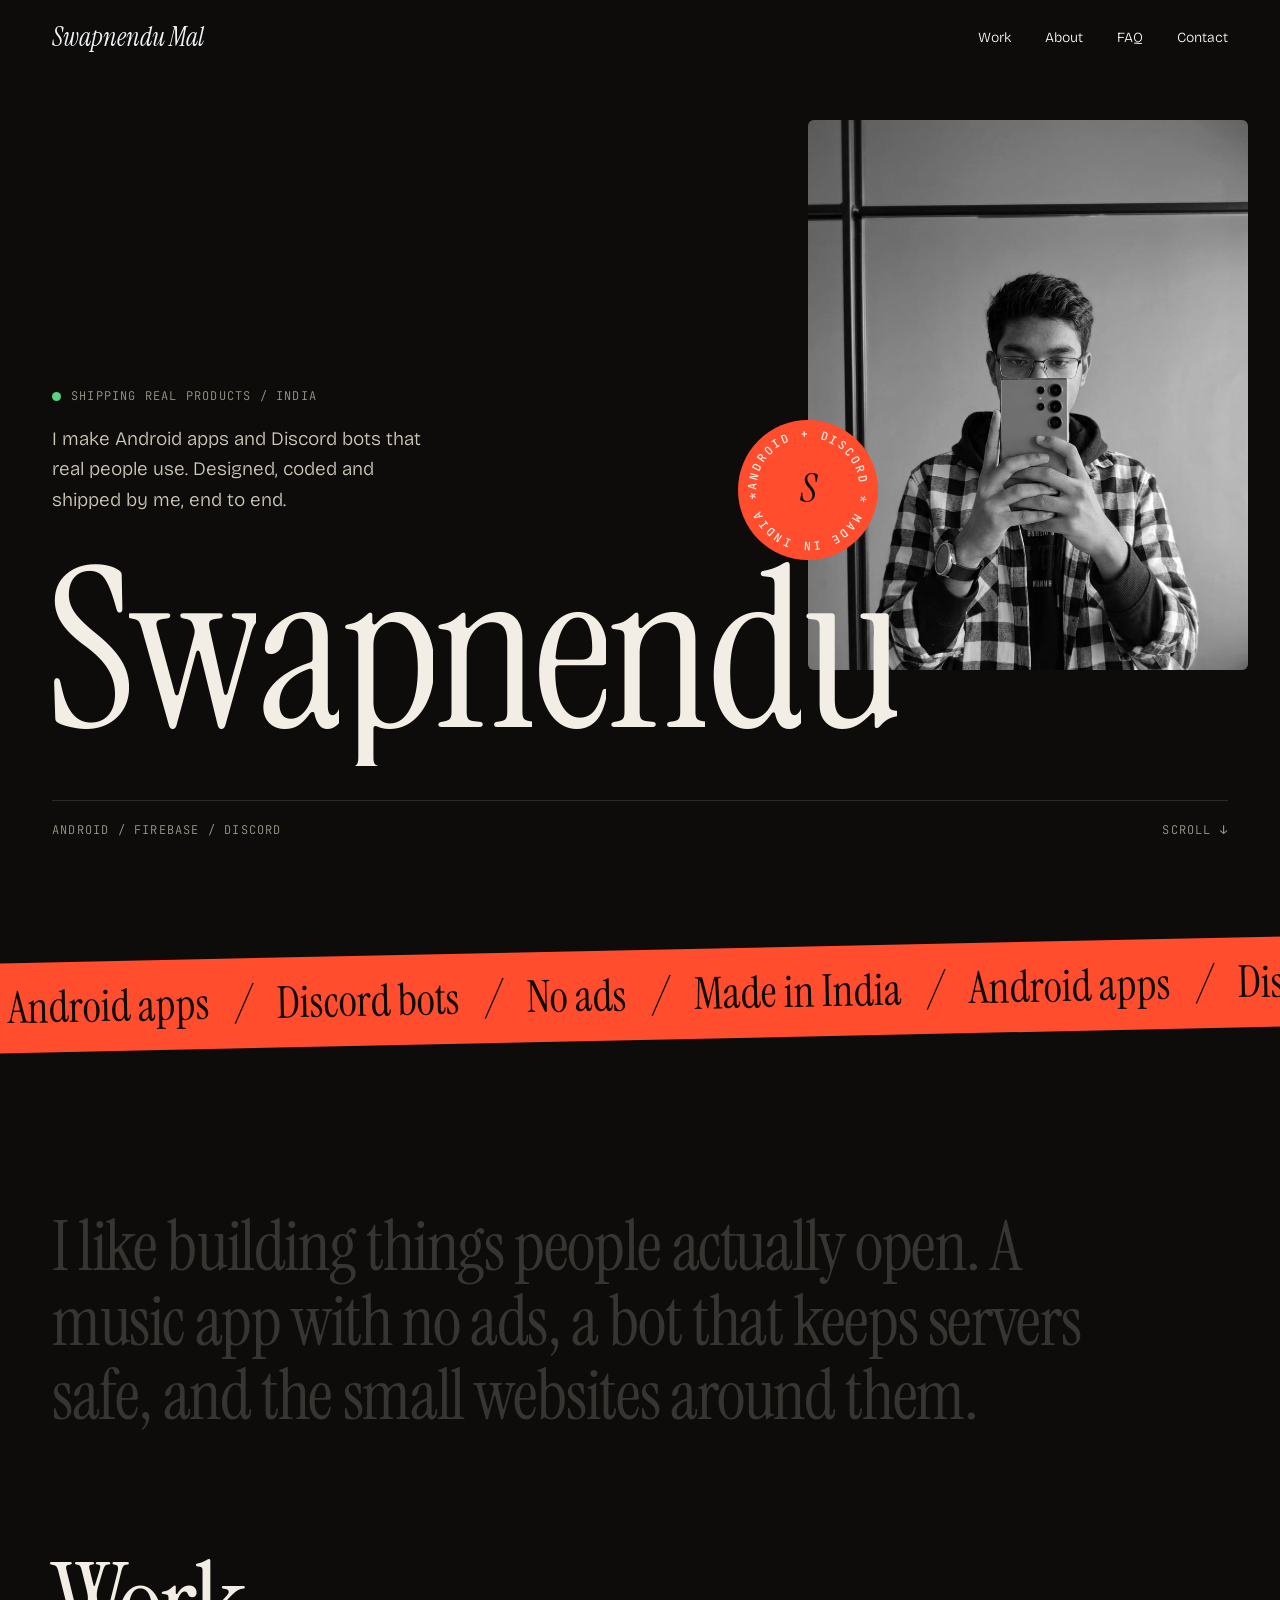
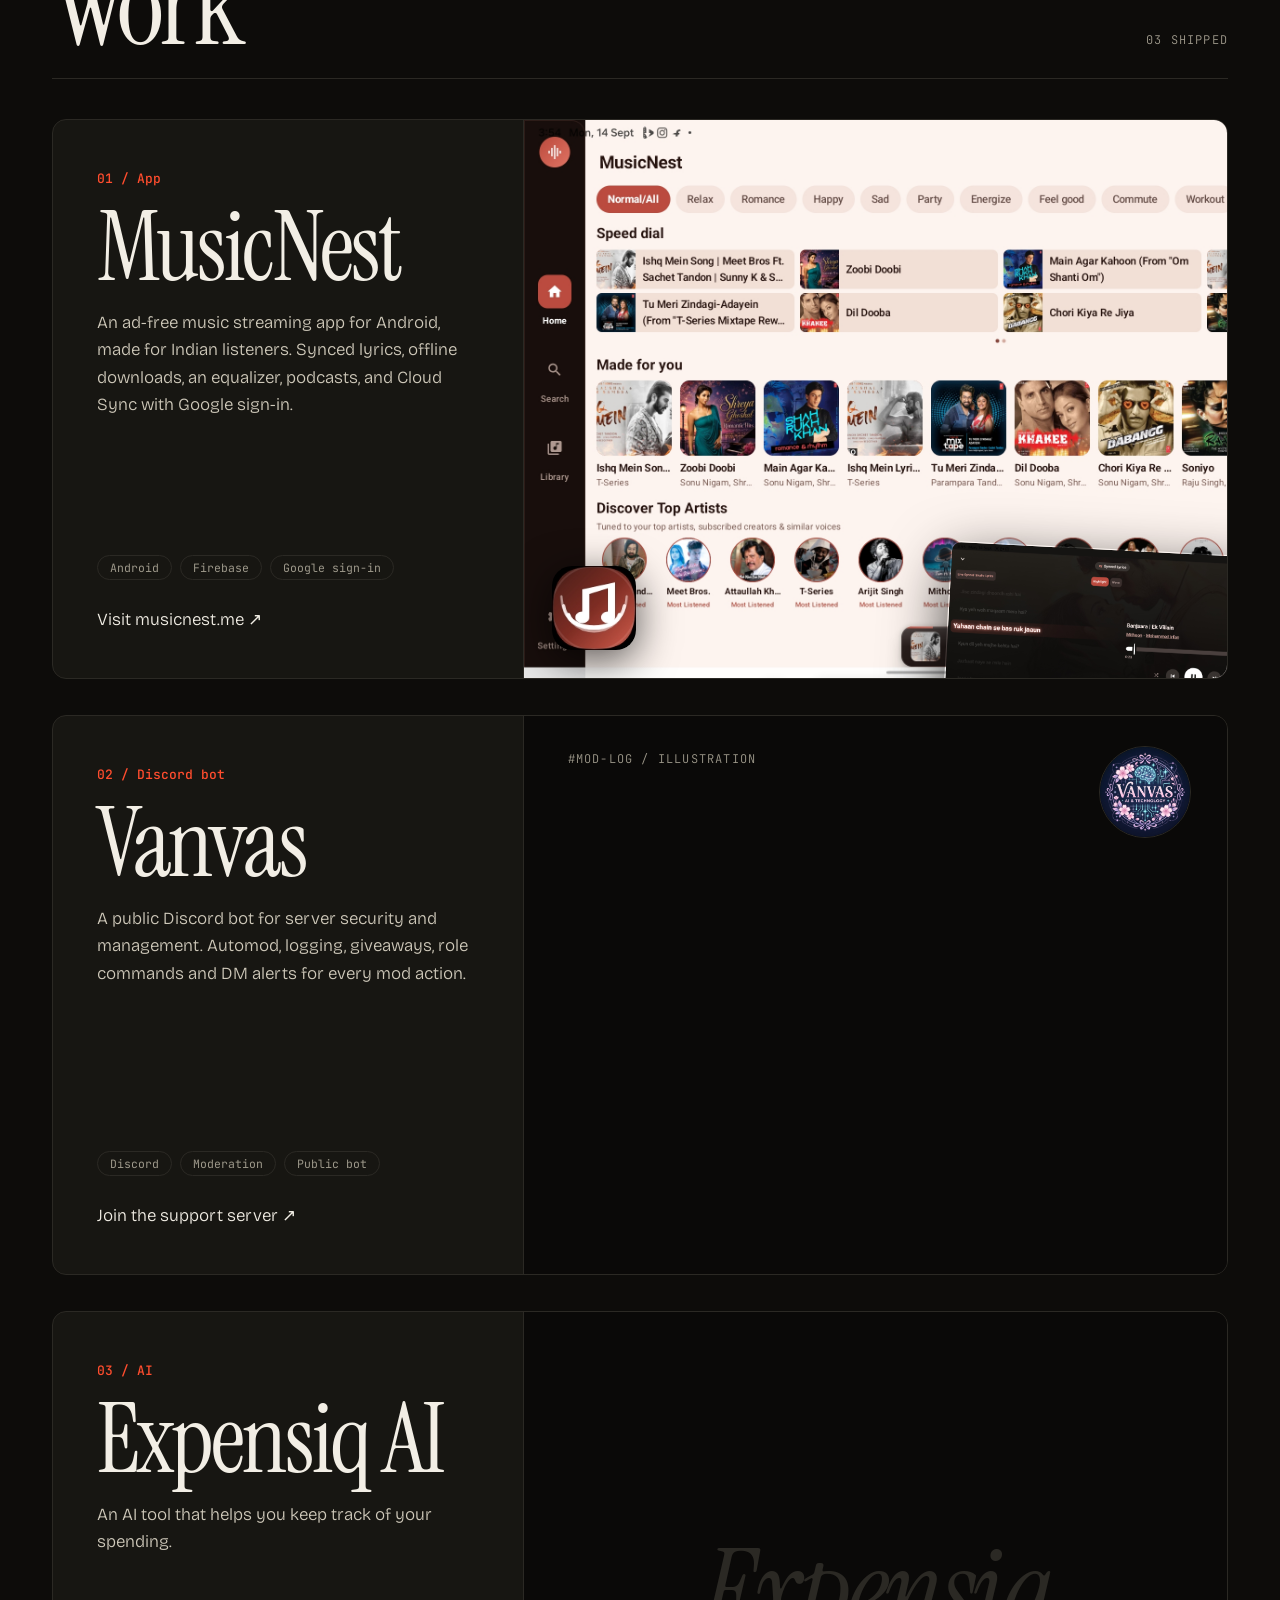
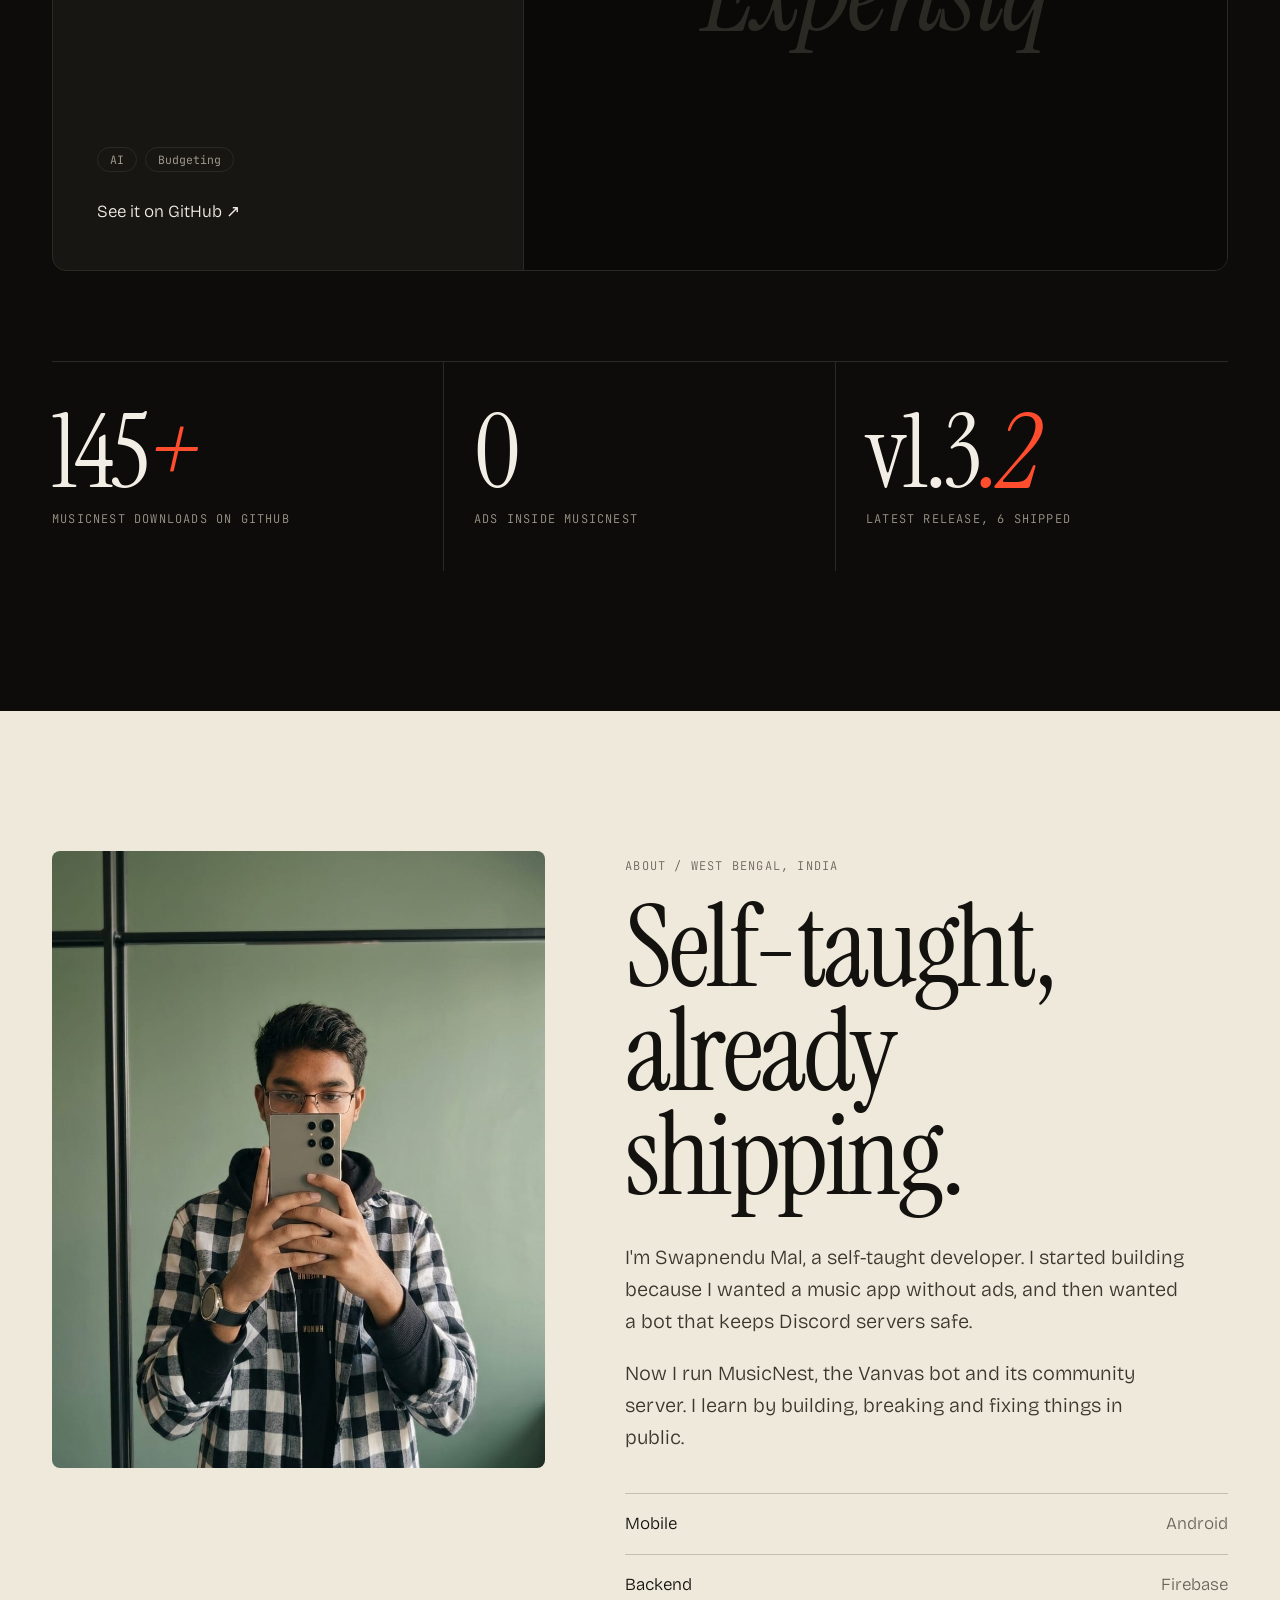
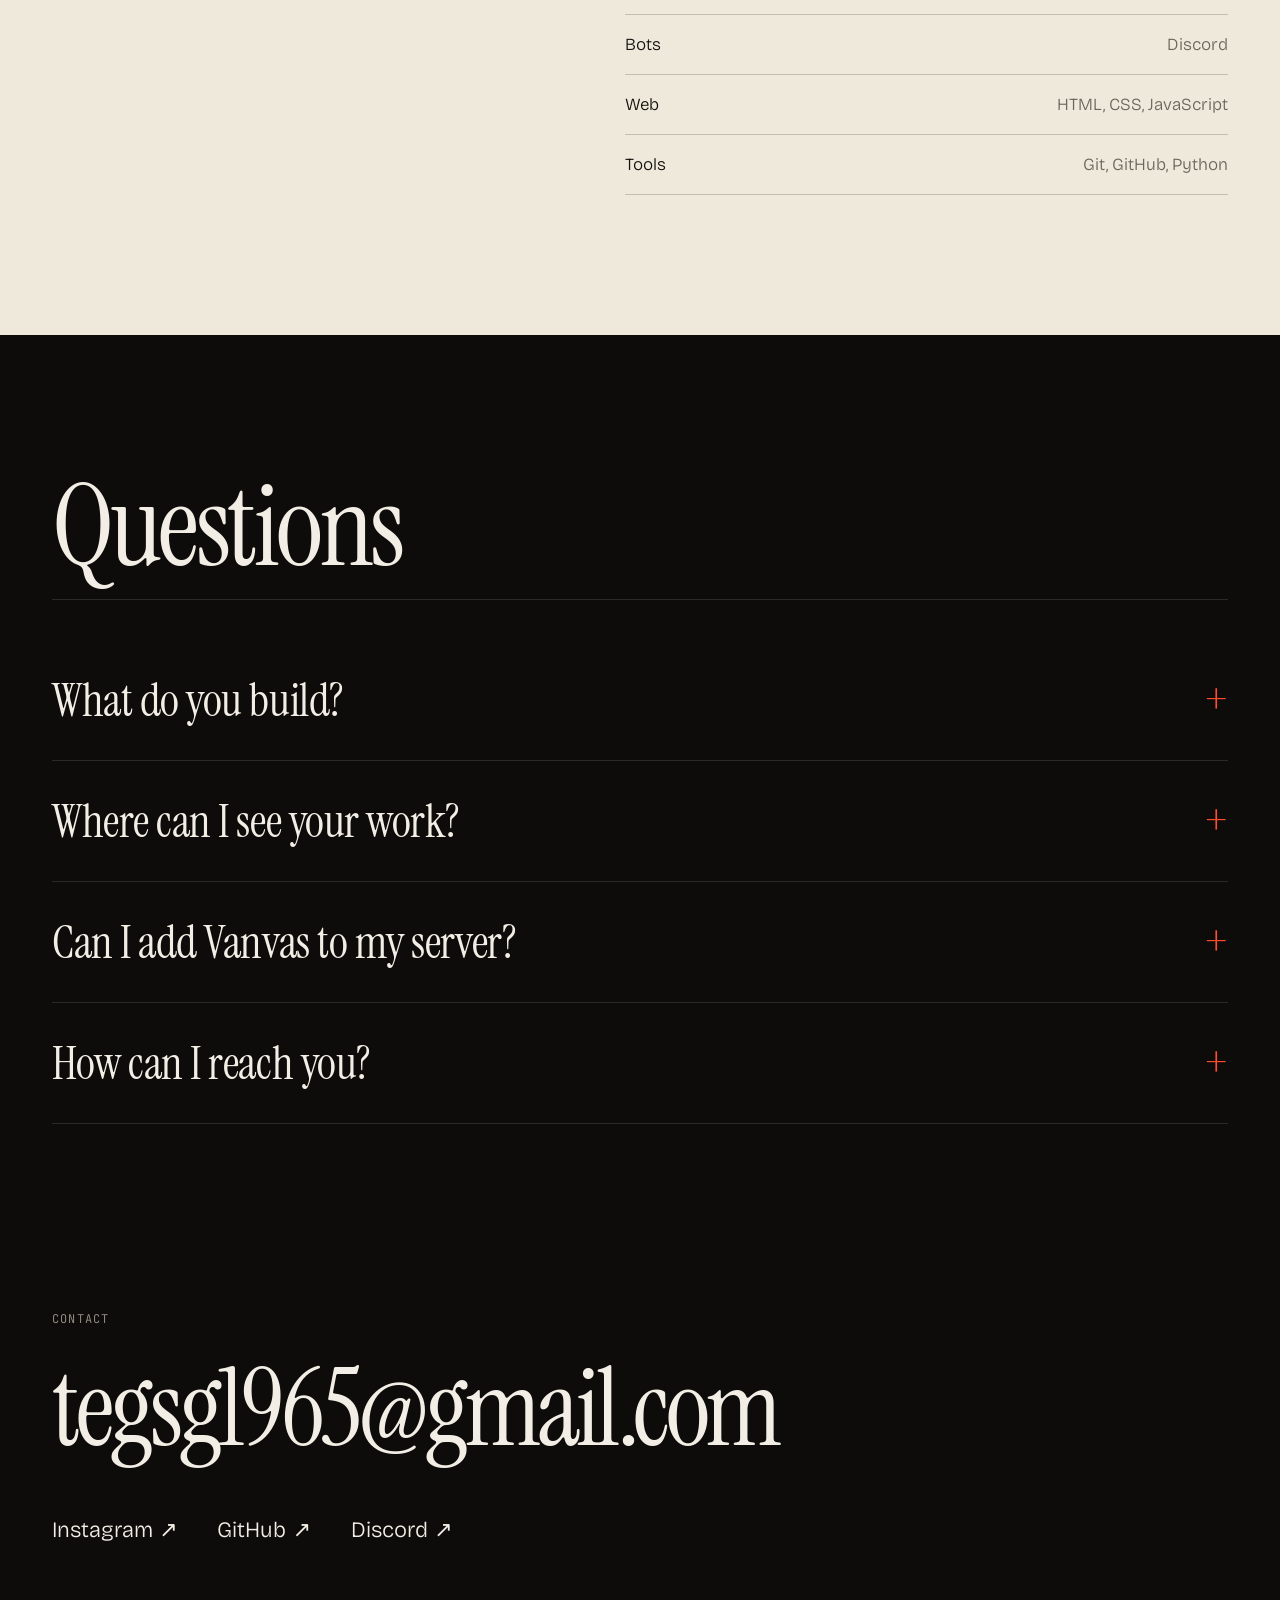
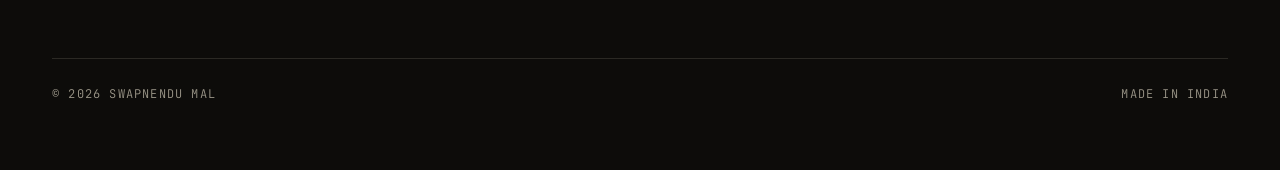
<file: index.html>
<!doctype html>
<html lang="en"><head>
<meta charset="utf-8"><meta name="viewport" content="width=device-width,initial-scale=1">
<title>Swapnendu Mal | Developer</title>
<meta name="description" content="Swapnendu Mal, developer. Android apps and Discord bots.">
<link rel="preconnect" href="https://fonts.googleapis.com"><link rel="preconnect" href="https://fonts.gstatic.com" crossorigin>
<link href="https://fonts.googleapis.com/css2?family=Instrument+Serif:ital@0;1&family=Bricolage+Grotesque:opsz,wght@12..96,300..800&family=JetBrains+Mono:wght@400;500&display=swap" rel="stylesheet">
<style>
:root{--bg:#0d0c0a;--bg2:#171612;--line:#2b2924;--tx:#f2eee5;--mut:#9d988a;--ac:#ff4d2e;--cream:#efe9dc;--ink:#14120e;
--serif:'Instrument Serif',Georgia,serif;--sans:'Bricolage Grotesque',system-ui,sans-serif;--mono:'JetBrains Mono',monospace}
*{box-sizing:border-box;margin:0;padding:0}
html{scroll-behavior:smooth}
body{background:var(--bg);color:var(--tx);font:300 17px/1.6 var(--sans);overflow-x:hidden}
a{color:inherit;text-decoration:none}
.w{max-width:1240px;margin:0 auto;padding:0 32px}
.mono{font-family:var(--mono);font-size:12px;letter-spacing:.1em;text-transform:uppercase;color:var(--mut)}
::selection{background:var(--ac);color:#0d0c0a}
/* progress + cursor */
#bar{position:fixed;top:0;left:0;height:3px;width:100%;background:var(--ac);z-index:60;transform:scaleX(0);transform-origin:0 50%}
#cur{position:fixed;left:0;top:0;width:14px;height:14px;border-radius:50%;background:var(--ac);pointer-events:none;z-index:70;transform:translate(-100px,-100px);will-change:transform;transition:width .3s,height .3s,background .3s;display:grid;place-items:center;font:500 11px var(--mono);color:#0d0c0a;mix-blend-mode:normal}
#cur.big{width:84px;height:84px}
#cur.link{width:44px;height:44px}
@media(hover:none){#cur{display:none}}
/* loader */
#ld,#ld2{position:fixed;inset:0;transition:transform 1s cubic-bezier(.76,0,.24,1)}
#ld2{background:var(--ac);z-index:79;transition-delay:.12s}
#ld{background:var(--bg);z-index:80;display:flex;flex-direction:column;justify-content:space-between;padding:32px}
#ld.done,#ld2.done{transform:translateY(-101%)}
.ld-top{display:flex;justify-content:space-between}
.ld-mid{display:flex;align-items:flex-end;justify-content:space-between;gap:24px}
.ld-nm{font:400 clamp(40px,8.5vw,110px)/1 var(--serif);letter-spacing:-.03em;overflow:hidden;padding-bottom:.08em}
.ld-nm i{display:inline-block;font-style:normal;transform:translateY(115%);transition:transform .8s cubic-bezier(.2,.8,.2,1)}
.ld-nm i.em{font-style:italic;color:var(--ac)}
.go .ld-nm i{transform:none}
#cnt{font:400 clamp(90px,20vw,240px)/.8 var(--serif);letter-spacing:-.04em;color:var(--ac);line-height:.8}
.ld-bar{height:2px;background:var(--line)}
.ld-bar i{display:block;height:100%;background:var(--ac);transform:scaleX(0);transform-origin:left}
.static #ld,.static #ld2{display:none}
/* nav */
nav{position:fixed;inset:0 0 auto 0;z-index:50;mix-blend-mode:difference}
nav .w{display:flex;justify-content:space-between;align-items:center;height:74px}
nav a{color:#fff;font-size:14px}
.brand{font:italic 400 26px var(--serif)}
nav ul{display:flex;gap:34px;list-style:none}
nav li a{position:relative}
nav li a:after,.ul:after{content:"";position:absolute;left:0;bottom:-2px;height:1px;width:100%;background:currentColor;transform:scaleX(0);transform-origin:right;transition:transform .4s}
nav li a:hover:after,.ul:hover:after{transform:scaleX(1);transform-origin:left}
.ul{position:relative}
/* hero */
.hero{min-height:880px;padding:130px 0 40px;position:relative;display:flex;flex-direction:column;justify-content:flex-end}
.hero .top{display:flex;justify-content:space-between;align-items:flex-end;gap:40px;margin-bottom:46px}
.hero .top p{max-width:380px;color:#cfc9ba;font-size:19px}
.status{display:flex;gap:10px;align-items:center;margin-bottom:18px}
.dot{width:9px;height:9px;border-radius:50%;background:#58d37f;animation:pulse 2s infinite}
@keyframes pulse{50%{opacity:.2}}
h1.name{font:400 clamp(70px,17.4vw,250px)/.82 var(--serif);letter-spacing:-.045em;white-space:nowrap;margin-left:-.04em;position:relative;z-index:2}
h1.name .ch{display:inline-block;overflow:hidden;vertical-align:top;padding:0 .01em .1em}
h1.name .ch i{display:inline-block;font-style:normal;transform:translateY(110%);transition:transform 1.1s cubic-bezier(.2,.8,.2,1)}
.in h1.name .ch i,.static h1.name .ch i{transform:none}
h1.name em{color:var(--ac)}
.pic{position:absolute;right:32px;top:120px;width:min(36vw,440px);aspect-ratio:4/5;border-radius:6px;overflow:hidden;z-index:1;background:var(--bg2);clip-path:inset(100% 0 0 0);transition:clip-path 1.4s cubic-bezier(.76,0,.24,1) .3s}
.in .pic,.static .pic{clip-path:inset(0)}.static .pic,.static h1.name .ch i{transition:none}
.pic img{width:100%;height:112%;object-fit:cover;object-position:50% 30%;filter:grayscale(1) contrast(1.06);transition:filter .6s}
.pic:hover img{filter:none}
.badge{position:absolute;right:calc(32px + min(36vw,440px) - 70px);top:420px;width:140px;height:140px;z-index:3;animation:spin 18s linear infinite}
.badge text{font:500 11.5px var(--mono);letter-spacing:.2em;fill:var(--tx)}
.badge circle{fill:var(--ac)}
@keyframes spin{to{transform:rotate(360deg)}}
.sub{border-top:1px solid var(--line);margin-top:34px;padding-top:20px;display:flex;justify-content:space-between}
/* ticker */
.mq{background:var(--ac);color:#0d0c0a;overflow:hidden;white-space:nowrap;padding:16px 0;transform:rotate(-1.2deg);margin:70px -20px 0}
.mq div{display:inline-block;animation:mq 26s linear infinite;font:400 44px var(--serif)}
.mq span{margin:0 28px}.mq b{font-weight:400;font-style:italic}
@keyframes mq{to{transform:translateX(-50%)}}
/* statement */
.st{padding:170px 0 120px}
.st p{font:400 clamp(34px,5.4vw,78px)/1.08 var(--serif);letter-spacing:-.02em;max-width:1100px}
.st .wd{opacity:.18;transition:opacity .4s}.st .wd.on{opacity:1}
.st .wd.hl.on{color:var(--ac);font-style:italic}
/* work */
.hd{display:flex;justify-content:space-between;align-items:baseline;border-bottom:1px solid var(--line);padding-bottom:20px;margin-bottom:40px}
h2{font:400 clamp(54px,9vw,130px)/.9 var(--serif);letter-spacing:-.03em}
.pc{position:sticky;top:90px;background:var(--bg2);border:1px solid var(--line);border-radius:14px;margin-bottom:36px;overflow:hidden;display:grid;grid-template-columns:.8fr 1.2fr;min-height:560px;transition:border-color .4s}
.pc:hover{border-color:var(--ac)}
.pc .tx{padding:44px;display:flex;flex-direction:column;justify-content:space-between}
.num{font:500 13px var(--mono);color:var(--ac)}
.pc h3{font:400 clamp(54px,7.5vw,108px)/.9 var(--serif);letter-spacing:-.03em;margin:14px 0 18px}
.pc p{color:#cfc9ba;max-width:400px}
.tg{display:flex;gap:8px;flex-wrap:wrap;margin:22px 0 26px}
.tg span{font:400 11.5px var(--mono);border:1px solid var(--line);padding:4px 12px;border-radius:99px;color:var(--mut)}
.vis{position:relative;background:#0a0908;overflow:hidden;border-left:1px solid var(--line)}
.vis img.main{position:absolute;inset:0;width:100%;height:100%;object-fit:cover;object-position:left top;transition:transform 1.1s cubic-bezier(.2,.8,.2,1)}
.pc:hover .vis img.main{transform:scale(1.06)}
.vis .ic{position:absolute;left:28px;bottom:28px;width:84px;height:84px;border-radius:20px;box-shadow:0 10px 40px #000a;transition:transform .5s}
.pc:hover .vis .ic{transform:rotate(-8deg) scale(1.08)}
.vis .float{position:absolute;right:-6%;bottom:-8%;width:46%;border-radius:10px;border:1px solid #ffffff22;box-shadow:0 20px 60px #000b;transform:translateY(30px) rotate(3deg);transition:transform .9s cubic-bezier(.2,.8,.2,1)}
.pc:hover .vis .float{transform:translateY(-10px) rotate(-1deg)}
.feed{position:absolute;inset:0;padding:44px;display:flex;flex-direction:column;justify-content:center;gap:0}
.feed .ln{display:flex;gap:14px;align-items:center;padding:17px 0;border-top:1px solid var(--line);font-size:18px;color:#d9d3c4;opacity:0;transform:translateX(30px);animation:feed 12s infinite}
.feed .ln:nth-child(2){animation-delay:0s}.feed .ln:nth-child(3){animation-delay:1.8s}.feed .ln:nth-child(4){animation-delay:3.6s}.feed .ln:nth-child(5){animation-delay:5.4s}.feed .ln:nth-child(6){animation-delay:7.2s}
.feed .ln i{width:9px;height:9px;border-radius:50%;background:#58d37f;flex:none}
.feed .ln.w2 i{background:#ffb02e}.feed .ln.w3 i{background:var(--ac)}
.feed .ln em{margin-left:auto;font:400 11px var(--mono);color:var(--mut);font-style:normal}
@keyframes feed{0%{opacity:0;transform:translateX(30px)}6%,86%{opacity:1;transform:none}96%,100%{opacity:0}}
.static .feed .ln{opacity:1;transform:none;animation:none}
.feedhd{position:absolute;left:44px;top:34px}
.vlogo{position:absolute;right:36px;top:30px;width:92px;height:92px;border-radius:50%;border:1px solid var(--line);transition:transform .8s cubic-bezier(.2,.8,.2,1);z-index:2}.pc:hover .vlogo{transform:rotate(14deg) scale(1.1)}
.big-t{position:absolute;inset:0;display:grid;place-items:center;font:italic 400 clamp(60px,9vw,130px) var(--serif);color:#2b2924;letter-spacing:-.03em;transition:color .5s,transform 1s}
.pc:hover .big-t{color:var(--ac);transform:scale(1.05) rotate(-2deg)}
/* stats */
.stats{display:grid;grid-template-columns:repeat(3,1fr);border-top:1px solid var(--line);margin-top:90px}
.stats div{padding:40px 30px 40px 0;border-right:1px solid var(--line)}.stats div+div{padding-left:30px}.stats div:last-child{border:0}
.stats b{display:block;font:400 clamp(60px,8vw,120px)/1 var(--serif);letter-spacing:-.03em}
.stats b em{color:var(--ac)}
/* about (light) */
.ab{background:var(--cream);color:var(--ink);padding:140px 0;margin-top:140px}
.ab .mono{color:#6c665a}
.ab .g{display:grid;grid-template-columns:.9fr 1.1fr;gap:80px;align-items:start}
.ab .ph{aspect-ratio:4/5;border-radius:8px;overflow:hidden;position:sticky;top:100px}
.ab .ph img{width:100%;height:100%;object-fit:cover;object-position:50% 30%;transition:transform 1s}
.ab .ph:hover img{transform:scale(1.05)}
.ab h2{margin-bottom:34px}
.ab p{font-size:20px;color:#3c372d;margin-bottom:20px;max-width:560px}
.lst{margin-top:40px;border-top:1px solid #14120e33}
.lst div{display:flex;justify-content:space-between;padding:16px 0;border-bottom:1px solid #14120e33;transition:padding .3s}
.lst div:hover{padding-left:14px;color:var(--ac)}
.lst span:last-child{color:#6c665a}
/* faq */
.faq{padding:140px 0 40px}
details{border-bottom:1px solid var(--line);padding:30px 0}
summary{cursor:pointer;list-style:none;display:flex;justify-content:space-between;font:400 clamp(28px,3.6vw,48px) var(--serif);letter-spacing:-.01em}
summary::-webkit-details-marker{display:none}
summary:after{content:"+";color:var(--ac);transition:transform .4s}
details[open] summary:after{transform:rotate(135deg)}
details p{color:var(--mut);margin-top:14px;max-width:620px}
/* contact */
.ct{padding:140px 0 40px}
.mail{display:block;font:400 clamp(40px,8.4vw,128px)/1 var(--serif);letter-spacing:-.035em;margin:24px 0 50px;position:relative;width:fit-content;max-width:100%;overflow-wrap:anywhere}
.mail:after{content:"";position:absolute;left:0;bottom:-6px;height:5px;width:100%;background:var(--ac);transform:scaleX(0);transform-origin:right;transition:transform .6s cubic-bezier(.2,.8,.2,1)}
.mail:hover:after{transform:scaleX(1);transform-origin:left}
.mail:hover{color:var(--ac)}
.soc{display:flex;gap:40px;flex-wrap:wrap;font-size:22px}
footer{border-top:1px solid var(--line);margin-top:110px;padding:26px 0;display:flex;justify-content:space-between}
/* reveal */
.js .rv{opacity:0;transform:translateY(50px);transition:opacity 1s ease,transform 1s cubic-bezier(.2,.8,.2,1)}
.js .rv.on{opacity:1;transform:none}
.static .rv{opacity:1!important;transform:none!important}
@media(max-width:860px){
.hero{min-height:0;padding-top:110px}.pic{position:relative;right:auto;top:auto;width:100%;margin:26px 0 0;order:3}.badge{display:none}
.hero .top{flex-direction:column;align-items:flex-start}
h1.name{font-size:15.5vw}
.pc{grid-template-columns:1fr;position:relative;top:0;min-height:0}.vis{min-height:300px;border-left:0;border-top:1px solid var(--line)}.pc .tx{padding:28px}.feed{position:relative;inset:auto;padding:70px 28px 28px}.feed .ln{font-size:16px;padding:13px 0}.feedhd{left:28px;top:26px}
.ab .g{grid-template-columns:1fr;gap:40px}.ab .ph{position:relative;top:0;max-width:340px}
.stats{grid-template-columns:1fr}.stats div,.stats div+div{padding:26px 0;border-right:0;border-bottom:1px solid var(--line)}
nav ul{gap:18px}nav li:nth-child(n+3){display:none}.st{padding:100px 0 60px}.sub{flex-direction:column;gap:6px}
.mq div{font-size:30px}}
@media(prefers-reduced-motion:reduce){*{animation:none!important;transition:none!important}.rv{opacity:1!important;transform:none!important}#ld,#ld2{display:none}}
</style><noscript><style>#ld,#ld2{display:none}</style></noscript></head>
<body>
<div id="bar"></div><div id="cur"></div>
<div id="ld2" aria-hidden="true"></div>
<div id="ld"><div class="ld-top"><span class="mono">dev-stack12692</span><span class="mono">&copy; 2026 / India</span></div><div class="ld-mid"><div class="ld-nm" aria-hidden="true"></div><b id="cnt">0</b></div><div class="ld-bar"><i id="ldfill"></i></div></div>
<nav><div class="w"><a class="brand" href="#top">Swapnendu Mal</a><ul><li><a href="#work">Work</a></li><li><a href="#about">About</a></li><li><a href="#faq">FAQ</a></li><li><a href="#contact">Contact</a></li></ul></div></nav>
<main id="top">
<header class="hero"><div class="w" style="width:100%">
<div class="pic"><img src="img/me.jpg" alt="Swapnendu Mal" data-par fetchpriority="high" decoding="async"></div>
<svg class="badge" viewBox="0 0 140 140" aria-hidden="true"><circle cx="70" cy="70" r="70"/><defs><path id="c" d="M70,70 m-52,0 a52,52 0 1,1 104,0 a52,52 0 1,1 -104,0"/></defs><text><textPath href="#c">ANDROID + DISCORD * MADE IN INDIA * </textPath></text><text x="70" y="82" text-anchor="middle" style="font:italic 400 40px 'Instrument Serif';letter-spacing:0;fill:#0d0c0a">S</text></svg>
<div class="top"><div><div class="status"><span class="dot"></span><span class="mono">Shipping real products / India</span></div>
<p>I make Android apps and Discord bots that real people use. Designed, coded and shipped by me, end to end.</p></div></div>
<h1 class="name" aria-label="Swapnendu" id="nm"></h1>
<div class="sub"><span class="mono">Android / Firebase / Discord</span><span class="mono">Scroll &darr;</span></div>
</div></header>
<div class="mq" aria-hidden="true"><div><span>Android apps</span><b>/</b><span>Discord bots</span><b>/</b><span>No ads</span><b>/</b><span>Made in India</span><b>/</b><span>Android apps</span><b>/</b><span>Discord bots</span><b>/</b><span>No ads</span><b>/</b><span>Made in India</span><b>/</b><span>Android apps</span><b>/</b><span>Discord bots</span><b>/</b><span>No ads</span><b>/</b><span>Made in India</span><b>/</b><span>Android apps</span><b>/</b><span>Discord bots</span><b>/</b></div></div>

<section class="st"><div class="w"><p id="stmt" data-hl="actually open,safe">I like building things people actually open. A music app with no ads, a bot that keeps servers safe, and the small websites around them.</p></div></section>

<section id="work"><div class="w"><div class="hd rv"><h2>Work</h2><span class="mono">03 shipped</span></div>
<div class="stack">
<article class="pc" data-c="View">
<div class="tx"><div><span class="num">01 / App</span><h3>MusicNest</h3><p>An ad-free music streaming app for Android, made for Indian listeners. Synced lyrics, offline downloads, an equalizer, podcasts, and Cloud Sync with Google sign-in.</p></div><div><div class="tg"><span>Android</span><span>Firebase</span><span>Google sign-in</span></div><a class="ul" href="https://musicnest.me" target="_blank" rel="noopener">Visit musicnest.me &nearr;</a></div></div>
<div class="vis"><img class="main" loading="lazy" decoding="async" src="img/home.jpg" alt="MusicNest home screen"><img class="float" loading="lazy" decoding="async" src="img/player.jpg" alt="MusicNest player with synced lyrics"><img class="ic" decoding="async" src="img/logo.png" alt="MusicNest logo"></div></article>
<article class="pc" data-c="Join">
<div class="tx"><div><span class="num">02 / Discord bot</span><h3>Vanvas</h3><p>A public Discord bot for server security and management. Automod, logging, giveaways, role commands and DM alerts for every mod action.</p></div><div><div class="tg"><span>Discord</span><span>Moderation</span><span>Public bot</span></div><a class="ul" href="https://discord.gg/jQFbe5TzGv" target="_blank" rel="noopener">Join the support server &nearr;</a></div></div>
<div class="vis" aria-label="Illustration of a Vanvas mod log"><img class="vlogo" loading="lazy" decoding="async" src="img/vanvas.png" alt="Vanvas logo"><span class="mono feedhd">#mod-log / illustration</span><div class="feed"><div class="ln"><i></i>Spam link removed, user warned<em>automod</em></div>
<div class="ln w2"><i></i>14 joins in 10s held for review<em>security</em></div>
<div class="ln"><i></i>Giveaway ended, 3 winners picked<em>giveaway</em></div>
<div class="ln w3"><i></i>Member muted 10 min, DM sent<em>moderation</em></div>
<div class="ln"><i></i>Level-up posted in #levels<em>levels</em></div></div></div></article>
<article class="pc" data-c="Soon">
<div class="tx"><div><span class="num">03 / AI</span><h3>Expensiq AI</h3><p>An AI tool that helps you keep track of your spending.</p></div><div><div class="tg"><span>AI</span><span>Budgeting</span></div><a class="ul" href="https://github.com/dev-stack12692" target="_blank" rel="noopener">See it on GitHub &nearr;</a></div></div>
<div class="vis"><div class="big-t">Expensiq</div></div></article>
</div>

<div class="stats rv"><div><b>145<em>+</em></b><span class="mono">MusicNest downloads on GitHub</span></div><div><b>0</b><span class="mono">ads inside MusicNest</span></div><div><b>v1.3<em>.2</em></b><span class="mono">latest release, 6 shipped</span></div></div>
</div></section>

<section id="about" class="ab"><div class="w"><div class="g"><div class="ph rv"><img loading="lazy" decoding="async" src="img/me.jpg" alt="Swapnendu Mal"></div>
<div><span class="mono rv">About / West Bengal, India</span><h2 class="rv" style="margin-top:18px">Self-taught, already shipping.</h2>
<p class="rv">I'm Swapnendu Mal, a self-taught developer. I started building because I wanted a music app without ads, and then wanted a bot that keeps Discord servers safe.</p>
<p class="rv">Now I run MusicNest, the Vanvas bot and its community server. I learn by building, breaking and fixing things in public.</p>
<div class="lst rv"><div><span>Mobile</span><span>Android</span></div><div><span>Backend</span><span>Firebase</span></div><div><span>Bots</span><span>Discord</span></div><div><span>Web</span><span>HTML, CSS, JavaScript</span></div><div><span>Tools</span><span>Git, GitHub, Python</span></div></div></div></div></div></section>

<section id="faq" class="faq"><div class="w"><div class="hd rv"><h2>Questions</h2></div><div class="rv">
<details><summary>What do you build?</summary><p>Android apps, Discord bots and the websites around them.</p></details>
<details><summary>Where can I see your work?</summary><p>MusicNest at musicnest.me, Vanvas through its support server, and more on my GitHub.</p></details>
<details><summary>Can I add Vanvas to my server?</summary><p>Yes. Join the support server and ask for the invite.</p></details>
<details><summary>How can I reach you?</summary><p>Email me, or message me on Instagram or Discord. Links are below.</p></details></div></div></section>

<section id="contact" class="ct"><div class="w"><span class="mono">Contact</span>
<a class="mail rv" data-c="Mail" href="mailto:tegsg1965@gmail.com">tegsg1965@gmail.com</a>
<div class="soc rv"><a class="ul" href="https://instagram.com/dev_stack12692" target="_blank" rel="noopener">Instagram &nearr;</a><a class="ul" href="https://github.com/dev-stack12692" target="_blank" rel="noopener">GitHub &nearr;</a><a class="ul" href="https://discord.gg/jQFbe5TzGv" target="_blank" rel="noopener">Discord &nearr;</a></div>
<footer><span class="mono">&copy; 2026 Swapnendu Mal</span><span class="mono">Made in India</span></footer></div></section>
</main>
<script>
const R=document.documentElement,st=location.hash==='#static';
R.classList.add(st?'static':'js');
// name letters
const nm=document.getElementById('nm');
'Swapnendu'.split('').forEach((c,i)=>{const s=document.createElement('span');s.className='ch';s.innerHTML='<i style="transition-delay:'+(i*.06+.9)+'s">'+c+'</i>';nm.appendChild(s)});
// statement words
const sp=document.getElementById('stmt'),hl=sp.dataset.hl.split(',');
const txt=sp.textContent;sp.innerHTML='';
const hlr=hl.map(h=>[txt.indexOf(h),txt.indexOf(h)+h.length]);
let pos=0;txt.split(' ').forEach(w=>{const s=document.createElement('span');s.className='wd'+(hlr.some(r=>pos>=r[0]&&pos<r[1])?' hl':'');s.textContent=w+' ';sp.appendChild(s);pos+=w.length+1;if(st)s.classList.add('on')});
// loader
const cnt=document.getElementById('cnt'),ld=document.getElementById('ld'),ld2=document.getElementById('ld2'),fill=document.getElementById('ldfill');
const ldn=ld.querySelector('.ld-nm');
'Swapnendu Mal'.split('').forEach((c,i)=>{const e=document.createElement('i');if(i>9)e.className='em';e.style.transitionDelay=(i*.045)+'s';e.innerHTML=c===' '?'&nbsp;':c;ldn.appendChild(e)});
function start(){ld.classList.add('done');ld2.classList.add('done');R.classList.add('in');setTimeout(()=>{ld.remove();ld2.remove()},1600)}
if(st){R.classList.add('in')}else{requestAnimationFrame(()=>ld.classList.add('go'));
const D=1400,t0=performance.now();(function step(t){const p=Math.min(1,(t-t0)/D),e=1-Math.pow(1-p,3),v=Math.round(e*100);cnt.textContent=v;fill.style.transform='scaleX('+e+')';if(p<1)requestAnimationFrame(step);else setTimeout(start,350)})(t0)}
// reveal
const io=new IntersectionObserver(e=>e.forEach(x=>{if(x.isIntersecting){x.target.classList.add('on');io.unobserve(x.target)}}),{threshold:.12});
document.querySelectorAll('.rv').forEach(el=>io.observe(el));
// scroll: progress, words, parallax
const bar=document.getElementById('bar'),wds=[...document.querySelectorAll('.wd')],par=document.querySelector('[data-par]');
let tops=[];
function measure(){tops=wds.map(w=>w.getBoundingClientRect().top+scrollY)}
measure();addEventListener('load',measure);
let rt;addEventListener('resize',()=>{clearTimeout(rt);rt=setTimeout(measure,200)});
let tick=false;
function onS(){const h=R.scrollHeight-innerHeight;bar.style.transform='scaleX('+Math.min(1,scrollY/h)+')';
const t=scrollY+innerHeight*.78;for(let i=0;i<wds.length;i++){wds[i].classList.toggle('on',tops[i]<t)}
if(par)par.style.transform='translate3d(0,'+(-scrollY*.06)+'px,0)';tick=false}
addEventListener('scroll',()=>{if(!tick){tick=true;requestAnimationFrame(onS)}},{passive:true});onS();
// cursor
const c=document.getElementById('cur');let x=-100,y=-100,cx=-100,cy=-100;
addEventListener('mousemove',e=>{x=e.clientX;y=e.clientY},{passive:true});
(function l(){if(Math.abs(x-cx)>.05||Math.abs(y-cy)>.05){cx+=(x-cx)*.18;cy+=(y-cy)*.18;c.style.transform='translate(-50%,-50%) translate3d('+cx.toFixed(1)+'px,'+cy.toFixed(1)+'px,0)'}requestAnimationFrame(l)})();
document.querySelectorAll('[data-c]').forEach(el=>{el.addEventListener('mouseenter',()=>{c.classList.add('big');c.textContent=el.dataset.c});el.addEventListener('mouseleave',()=>{c.classList.remove('big');c.textContent=''})});
document.querySelectorAll('a,summary').forEach(el=>{if(!el.dataset.c){el.addEventListener('mouseenter',()=>c.classList.add('link'));el.addEventListener('mouseleave',()=>c.classList.remove('link'))}});
</script></body></html>
</file>
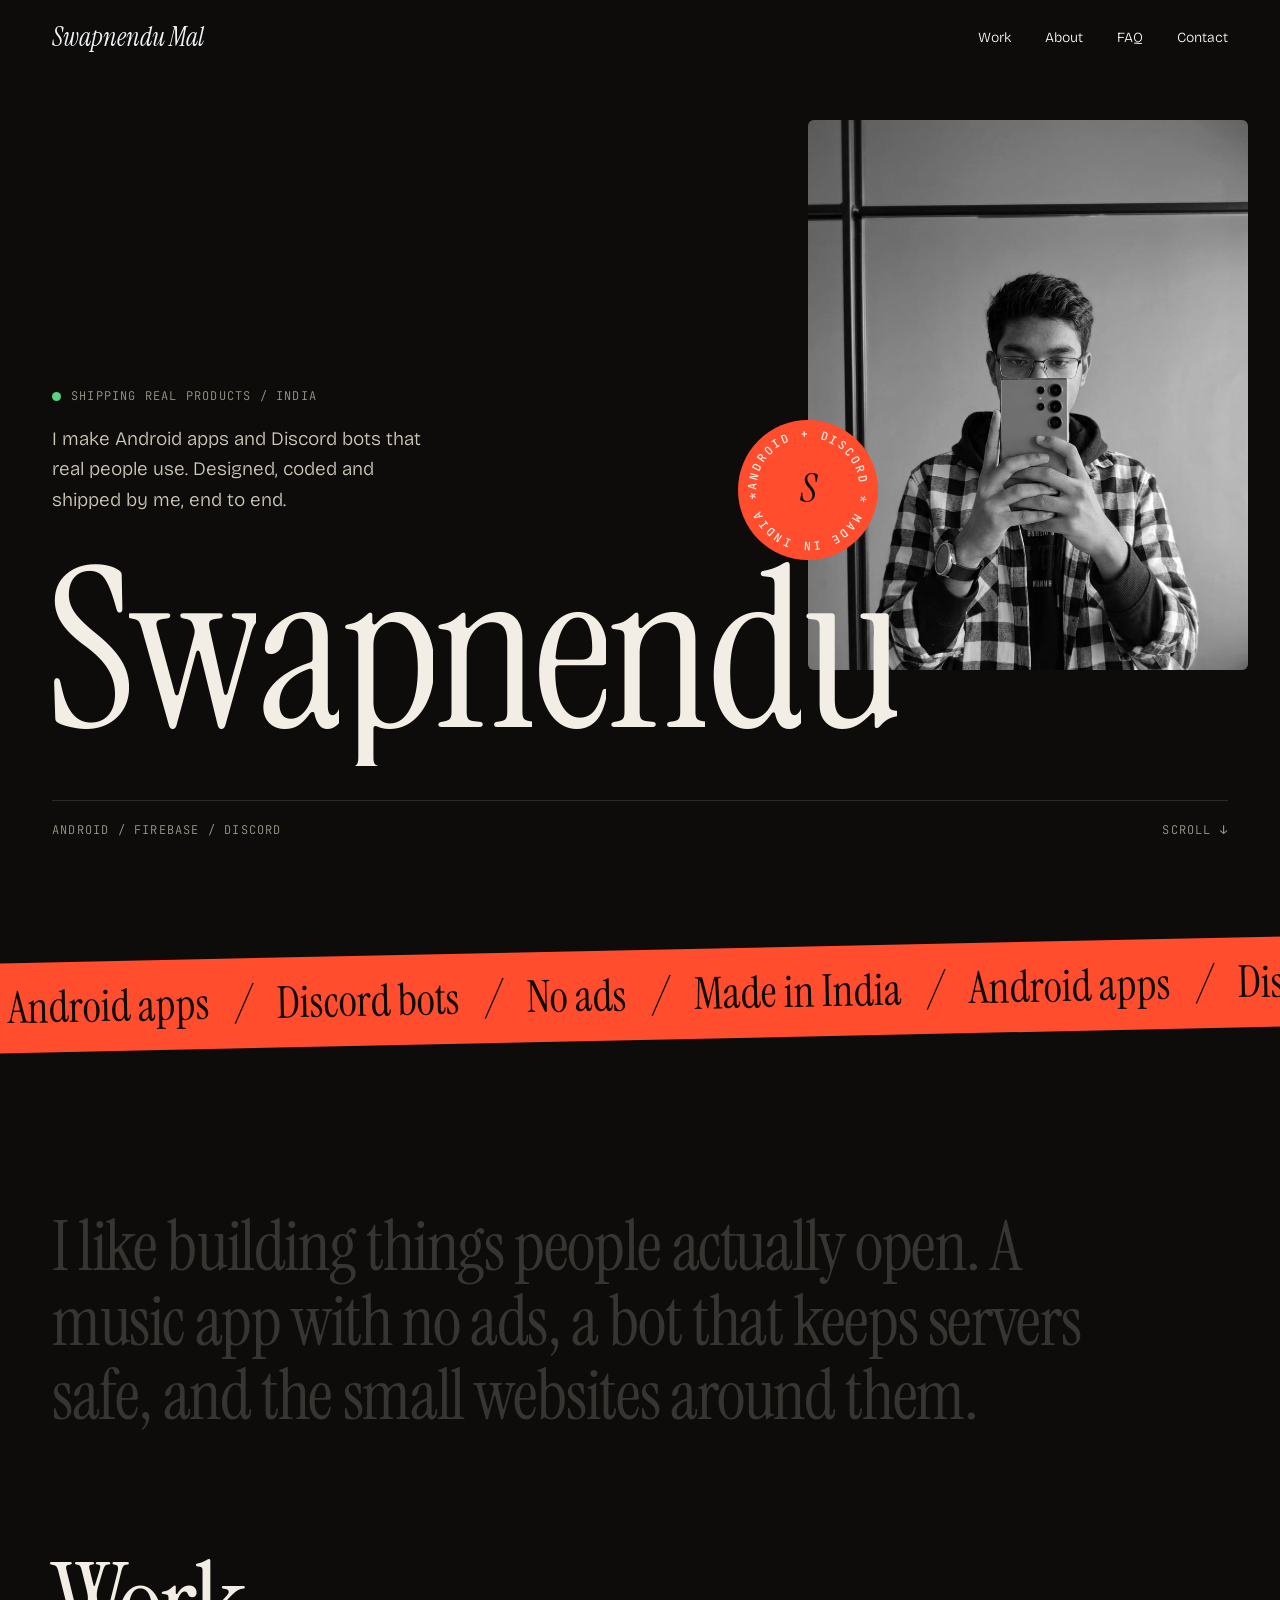
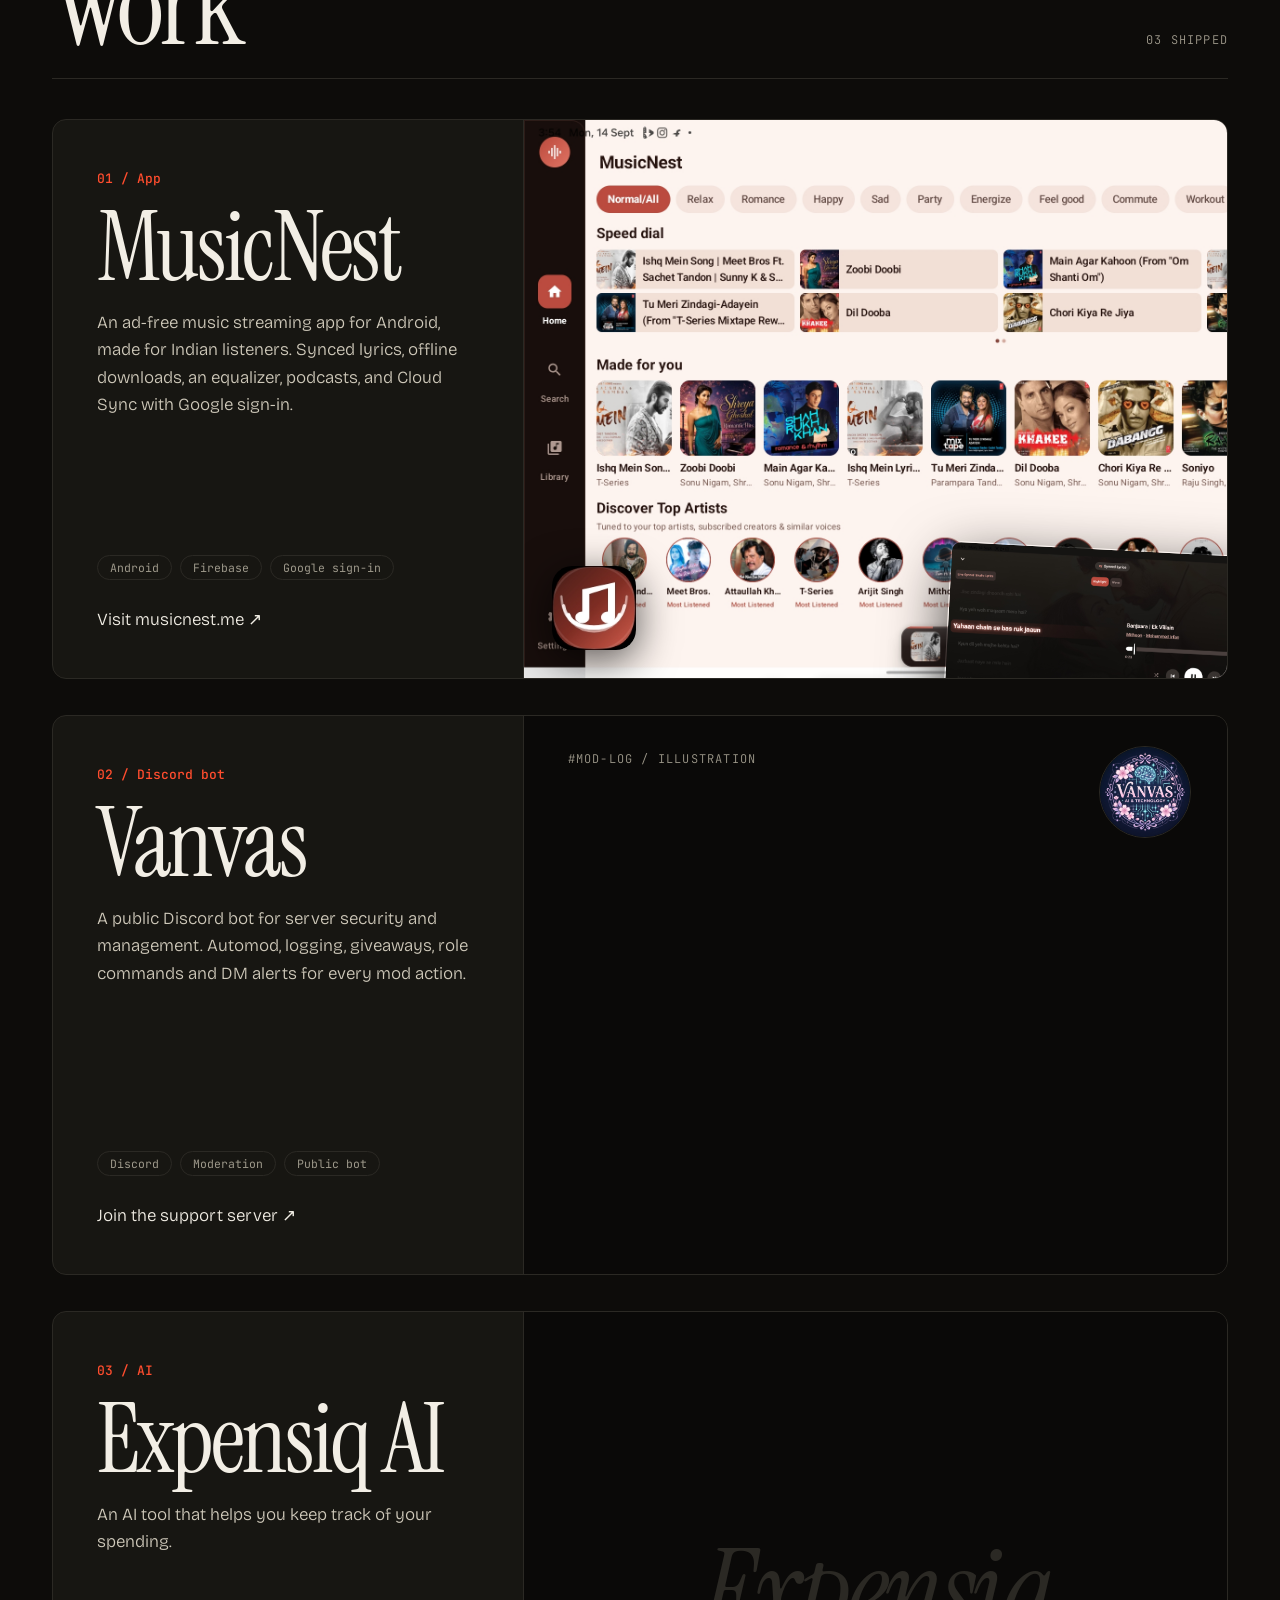
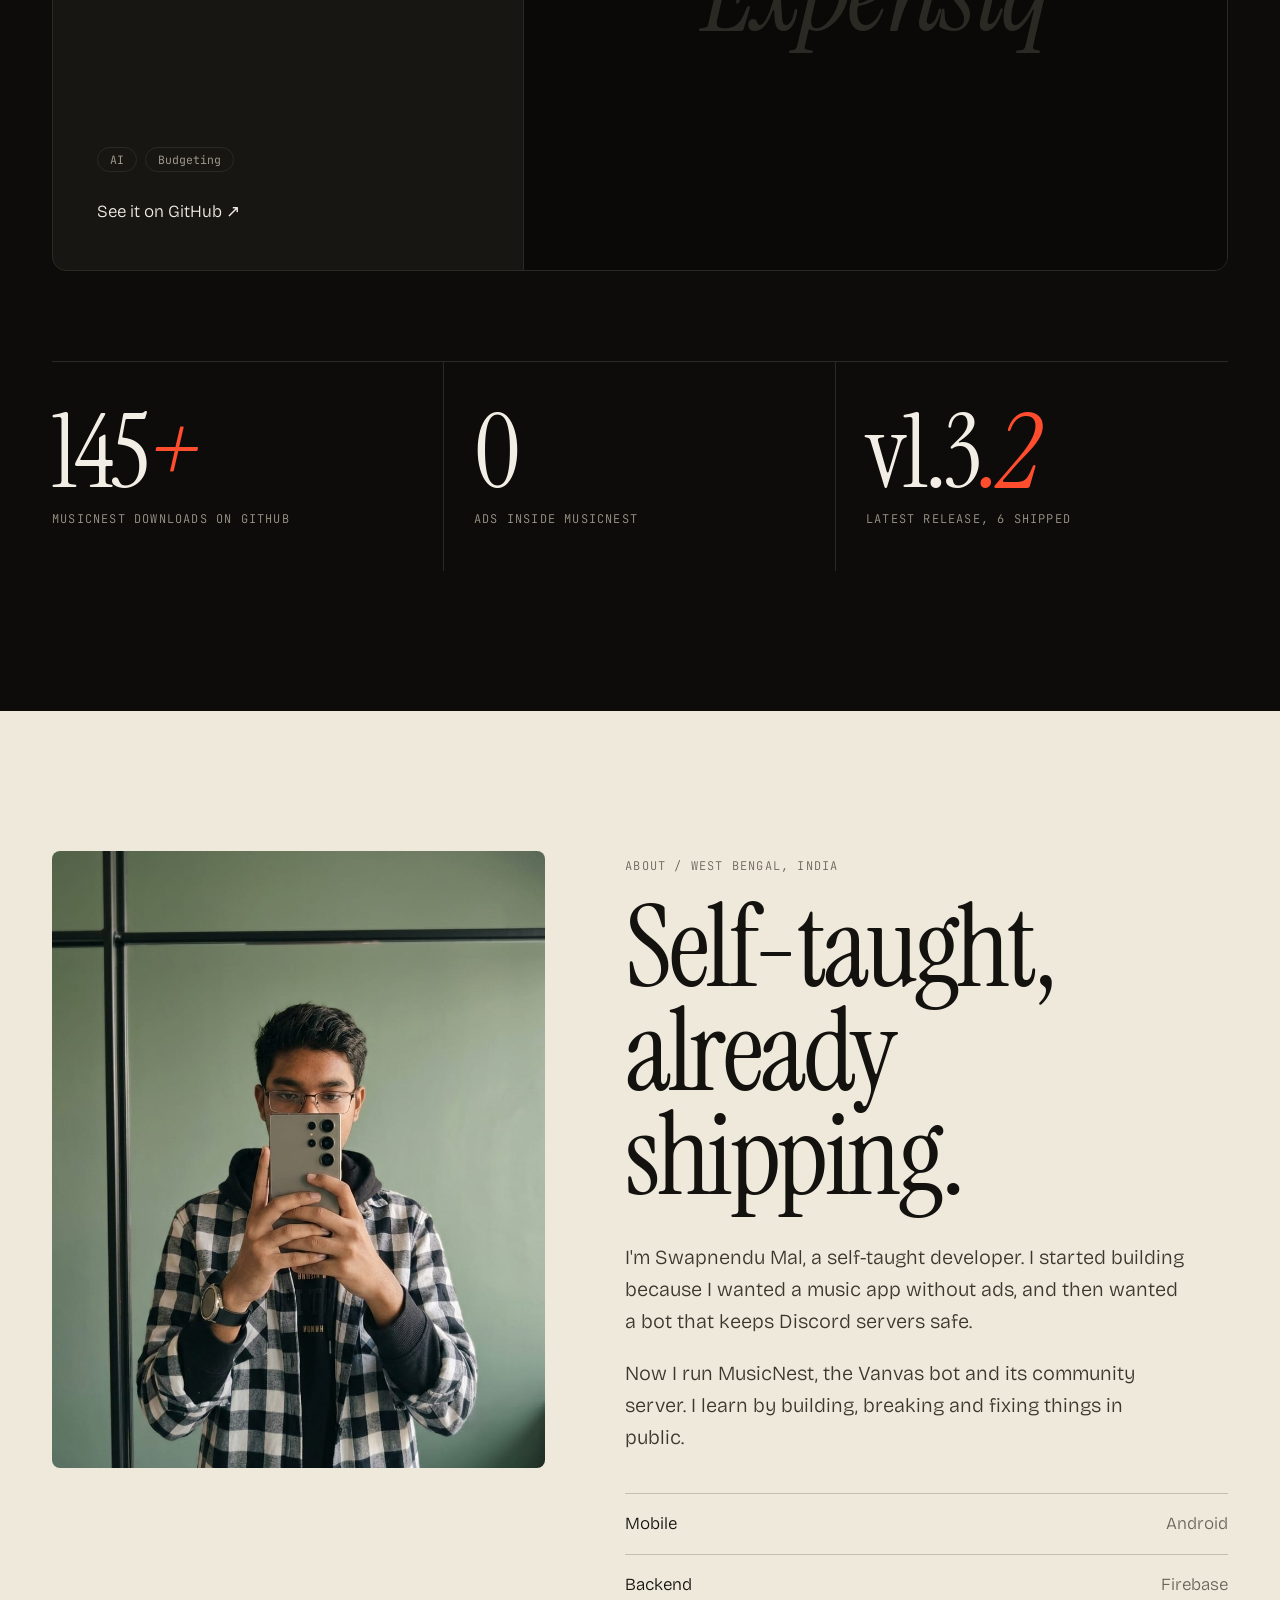
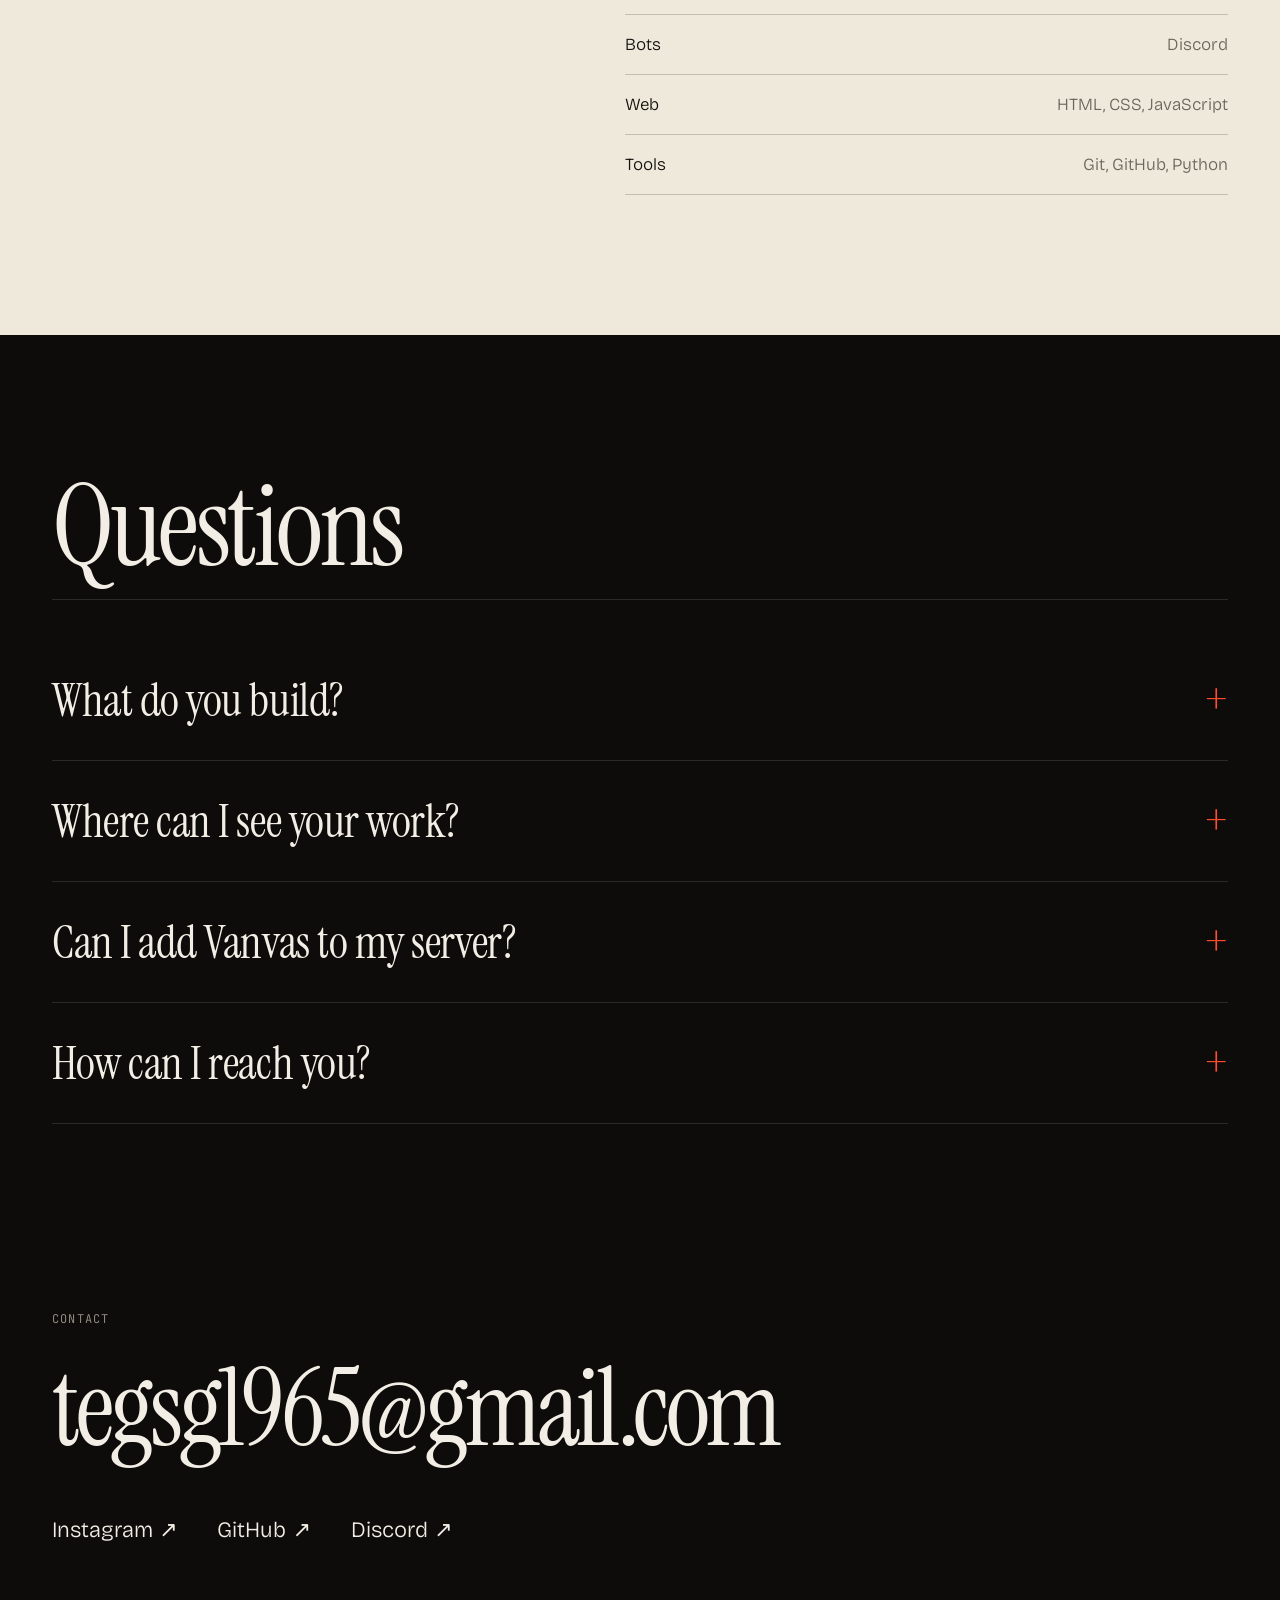
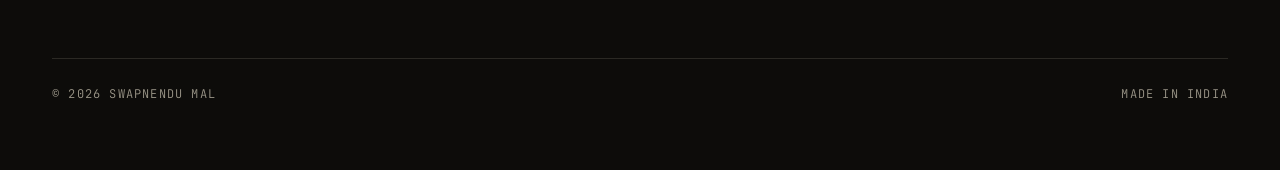
<file: 2-index.html>
<!doctype html>
<html lang="en"><head>
<meta charset="utf-8"><meta name="viewport" content="width=device-width,initial-scale=1">
<title>Swapnendu Mal | Developer</title>
<meta name="description" content="Swapnendu Mal, developer. Android apps and Discord bots.">
<link rel="preconnect" href="https://fonts.googleapis.com"><link rel="preconnect" href="https://fonts.gstatic.com" crossorigin>
<link href="https://fonts.googleapis.com/css2?family=Instrument+Serif:ital@0;1&family=Bricolage+Grotesque:opsz,wght@12..96,300..800&family=JetBrains+Mono:wght@400;500&display=swap" rel="stylesheet">
<style>
:root{--bg:#0d0c0a;--bg2:#171612;--line:#2b2924;--tx:#f2eee5;--mut:#9d988a;--ac:#ff4d2e;--cream:#efe9dc;--ink:#14120e;
--serif:'Instrument Serif',Georgia,serif;--sans:'Bricolage Grotesque',system-ui,sans-serif;--mono:'JetBrains Mono',monospace}
*{box-sizing:border-box;margin:0;padding:0}
html{scroll-behavior:smooth}
body{background:var(--bg);color:var(--tx);font:300 17px/1.6 var(--sans);overflow-x:hidden}
a{color:inherit;text-decoration:none}
.w{max-width:1240px;margin:0 auto;padding:0 32px}
.mono{font-family:var(--mono);font-size:12px;letter-spacing:.1em;text-transform:uppercase;color:var(--mut)}
::selection{background:var(--ac);color:#0d0c0a}
/* progress + cursor */
#bar{position:fixed;top:0;left:0;height:3px;width:100%;background:var(--ac);z-index:60;transform:scaleX(0);transform-origin:0 50%}
#cur{position:fixed;left:0;top:0;width:14px;height:14px;border-radius:50%;background:var(--ac);pointer-events:none;z-index:70;transform:translate(-100px,-100px);will-change:transform;transition:width .3s,height .3s,background .3s;display:grid;place-items:center;font:500 11px var(--mono);color:#0d0c0a;mix-blend-mode:normal}
#cur.big{width:84px;height:84px}
#cur.link{width:44px;height:44px}
@media(hover:none){#cur{display:none}}
/* loader */
#ld,#ld2{position:fixed;inset:0;transition:transform 1s cubic-bezier(.76,0,.24,1)}
#ld2{background:var(--ac);z-index:79;transition-delay:.12s}
#ld{background:var(--bg);z-index:80;display:flex;flex-direction:column;justify-content:space-between;padding:32px}
#ld.done,#ld2.done{transform:translateY(-101%)}
.ld-top{display:flex;justify-content:space-between}
.ld-mid{display:flex;align-items:flex-end;justify-content:space-between;gap:24px}
.ld-nm{font:400 clamp(40px,8.5vw,110px)/1 var(--serif);letter-spacing:-.03em;overflow:hidden;padding-bottom:.08em}
.ld-nm i{display:inline-block;font-style:normal;transform:translateY(115%);transition:transform .8s cubic-bezier(.2,.8,.2,1)}
.ld-nm i.em{font-style:italic;color:var(--ac)}
.go .ld-nm i{transform:none}
#cnt{font:400 clamp(90px,20vw,240px)/.8 var(--serif);letter-spacing:-.04em;color:var(--ac);line-height:.8}
.ld-bar{height:2px;background:var(--line)}
.ld-bar i{display:block;height:100%;background:var(--ac);transform:scaleX(0);transform-origin:left}
.static #ld,.static #ld2{display:none}
/* nav */
nav{position:fixed;inset:0 0 auto 0;z-index:50;mix-blend-mode:difference}
nav .w{display:flex;justify-content:space-between;align-items:center;height:74px}
nav a{color:#fff;font-size:14px}
.brand{font:italic 400 26px var(--serif)}
nav ul{display:flex;gap:34px;list-style:none}
nav li a{position:relative}
nav li a:after,.ul:after{content:"";position:absolute;left:0;bottom:-2px;height:1px;width:100%;background:currentColor;transform:scaleX(0);transform-origin:right;transition:transform .4s}
nav li a:hover:after,.ul:hover:after{transform:scaleX(1);transform-origin:left}
.ul{position:relative}
/* hero */
.hero{min-height:880px;padding:130px 0 40px;position:relative;display:flex;flex-direction:column;justify-content:flex-end}
.hero .top{display:flex;justify-content:space-between;align-items:flex-end;gap:40px;margin-bottom:46px}
.hero .top p{max-width:380px;color:#cfc9ba;font-size:19px}
.status{display:flex;gap:10px;align-items:center;margin-bottom:18px}
.dot{width:9px;height:9px;border-radius:50%;background:#58d37f;animation:pulse 2s infinite}
@keyframes pulse{50%{opacity:.2}}
h1.name{font:400 clamp(70px,17.4vw,250px)/.82 var(--serif);letter-spacing:-.045em;white-space:nowrap;margin-left:-.04em;position:relative;z-index:2}
h1.name .ch{display:inline-block;overflow:hidden;vertical-align:top;padding:0 .01em .1em}
h1.name .ch i{display:inline-block;font-style:normal;transform:translateY(110%);transition:transform 1.1s cubic-bezier(.2,.8,.2,1)}
.in h1.name .ch i,.static h1.name .ch i{transform:none}
h1.name em{color:var(--ac)}
.pic{position:absolute;right:32px;top:120px;width:min(36vw,440px);aspect-ratio:4/5;border-radius:6px;overflow:hidden;z-index:1;background:var(--bg2);clip-path:inset(100% 0 0 0);transition:clip-path 1.4s cubic-bezier(.76,0,.24,1) .3s}
.in .pic,.static .pic{clip-path:inset(0)}.static .pic,.static h1.name .ch i{transition:none}
.pic img{width:100%;height:112%;object-fit:cover;object-position:50% 30%;filter:grayscale(1) contrast(1.06);transition:filter .6s}
.pic:hover img{filter:none}
.badge{position:absolute;right:calc(32px + min(36vw,440px) - 70px);top:420px;width:140px;height:140px;z-index:3;animation:spin 18s linear infinite}
.badge text{font:500 11.5px var(--mono);letter-spacing:.2em;fill:var(--tx)}
.badge circle{fill:var(--ac)}
@keyframes spin{to{transform:rotate(360deg)}}
.sub{border-top:1px solid var(--line);margin-top:34px;padding-top:20px;display:flex;justify-content:space-between}
/* ticker */
.mq{background:var(--ac);color:#0d0c0a;overflow:hidden;white-space:nowrap;padding:16px 0;transform:rotate(-1.2deg);margin:70px -20px 0}
.mq div{display:inline-block;animation:mq 26s linear infinite;font:400 44px var(--serif)}
.mq span{margin:0 28px}.mq b{font-weight:400;font-style:italic}
@keyframes mq{to{transform:translateX(-50%)}}
/* statement */
.st{padding:170px 0 120px}
.st p{font:400 clamp(34px,5.4vw,78px)/1.08 var(--serif);letter-spacing:-.02em;max-width:1100px}
.st .wd{opacity:.18;transition:opacity .4s}.st .wd.on{opacity:1}
.st .wd.hl.on{color:var(--ac);font-style:italic}
/* work */
.hd{display:flex;justify-content:space-between;align-items:baseline;border-bottom:1px solid var(--line);padding-bottom:20px;margin-bottom:40px}
h2{font:400 clamp(54px,9vw,130px)/.9 var(--serif);letter-spacing:-.03em}
.pc{position:sticky;top:90px;background:var(--bg2);border:1px solid var(--line);border-radius:14px;margin-bottom:36px;overflow:hidden;display:grid;grid-template-columns:.8fr 1.2fr;min-height:560px;transition:border-color .4s}
.pc:hover{border-color:var(--ac)}
.pc .tx{padding:44px;display:flex;flex-direction:column;justify-content:space-between}
.num{font:500 13px var(--mono);color:var(--ac)}
.pc h3{font:400 clamp(54px,7.5vw,108px)/.9 var(--serif);letter-spacing:-.03em;margin:14px 0 18px}
.pc p{color:#cfc9ba;max-width:400px}
.tg{display:flex;gap:8px;flex-wrap:wrap;margin:22px 0 26px}
.tg span{font:400 11.5px var(--mono);border:1px solid var(--line);padding:4px 12px;border-radius:99px;color:var(--mut)}
.vis{position:relative;background:#0a0908;overflow:hidden;border-left:1px solid var(--line)}
.vis img.main{position:absolute;inset:0;width:100%;height:100%;object-fit:cover;object-position:left top;transition:transform 1.1s cubic-bezier(.2,.8,.2,1)}
.pc:hover .vis img.main{transform:scale(1.06)}
.vis .ic{position:absolute;left:28px;bottom:28px;width:84px;height:84px;border-radius:20px;box-shadow:0 10px 40px #000a;transition:transform .5s}
.pc:hover .vis .ic{transform:rotate(-8deg) scale(1.08)}
.vis .float{position:absolute;right:-6%;bottom:-8%;width:46%;border-radius:10px;border:1px solid #ffffff22;box-shadow:0 20px 60px #000b;transform:translateY(30px) rotate(3deg);transition:transform .9s cubic-bezier(.2,.8,.2,1)}
.pc:hover .vis .float{transform:translateY(-10px) rotate(-1deg)}
.feed{position:absolute;inset:0;padding:44px;display:flex;flex-direction:column;justify-content:center;gap:0}
.feed .ln{display:flex;gap:14px;align-items:center;padding:17px 0;border-top:1px solid var(--line);font-size:18px;color:#d9d3c4;opacity:0;transform:translateX(30px);animation:feed 12s infinite}
.feed .ln:nth-child(2){animation-delay:0s}.feed .ln:nth-child(3){animation-delay:1.8s}.feed .ln:nth-child(4){animation-delay:3.6s}.feed .ln:nth-child(5){animation-delay:5.4s}.feed .ln:nth-child(6){animation-delay:7.2s}
.feed .ln i{width:9px;height:9px;border-radius:50%;background:#58d37f;flex:none}
.feed .ln.w2 i{background:#ffb02e}.feed .ln.w3 i{background:var(--ac)}
.feed .ln em{margin-left:auto;font:400 11px var(--mono);color:var(--mut);font-style:normal}
@keyframes feed{0%{opacity:0;transform:translateX(30px)}6%,86%{opacity:1;transform:none}96%,100%{opacity:0}}
.static .feed .ln{opacity:1;transform:none;animation:none}
.feedhd{position:absolute;left:44px;top:34px}
.vlogo{position:absolute;right:36px;top:30px;width:92px;height:92px;border-radius:50%;border:1px solid var(--line);transition:transform .8s cubic-bezier(.2,.8,.2,1);z-index:2}.pc:hover .vlogo{transform:rotate(14deg) scale(1.1)}
.big-t{position:absolute;inset:0;display:grid;place-items:center;font:italic 400 clamp(60px,9vw,130px) var(--serif);color:#2b2924;letter-spacing:-.03em;transition:color .5s,transform 1s}
.pc:hover .big-t{color:var(--ac);transform:scale(1.05) rotate(-2deg)}
/* stats */
.stats{display:grid;grid-template-columns:repeat(3,1fr);border-top:1px solid var(--line);margin-top:90px}
.stats div{padding:40px 30px 40px 0;border-right:1px solid var(--line)}.stats div+div{padding-left:30px}.stats div:last-child{border:0}
.stats b{display:block;font:400 clamp(60px,8vw,120px)/1 var(--serif);letter-spacing:-.03em}
.stats b em{color:var(--ac)}
/* about (light) */
.ab{background:var(--cream);color:var(--ink);padding:140px 0;margin-top:140px}
.ab .mono{color:#6c665a}
.ab .g{display:grid;grid-template-columns:.9fr 1.1fr;gap:80px;align-items:start}
.ab .ph{aspect-ratio:4/5;border-radius:8px;overflow:hidden;position:sticky;top:100px}
.ab .ph img{width:100%;height:100%;object-fit:cover;object-position:50% 30%;transition:transform 1s}
.ab .ph:hover img{transform:scale(1.05)}
.ab h2{margin-bottom:34px}
.ab p{font-size:20px;color:#3c372d;margin-bottom:20px;max-width:560px}
.lst{margin-top:40px;border-top:1px solid #14120e33}
.lst div{display:flex;justify-content:space-between;padding:16px 0;border-bottom:1px solid #14120e33;transition:padding .3s}
.lst div:hover{padding-left:14px;color:var(--ac)}
.lst span:last-child{color:#6c665a}
/* faq */
.faq{padding:140px 0 40px}
details{border-bottom:1px solid var(--line);padding:30px 0}
summary{cursor:pointer;list-style:none;display:flex;justify-content:space-between;font:400 clamp(28px,3.6vw,48px) var(--serif);letter-spacing:-.01em}
summary::-webkit-details-marker{display:none}
summary:after{content:"+";color:var(--ac);transition:transform .4s}
details[open] summary:after{transform:rotate(135deg)}
details p{color:var(--mut);margin-top:14px;max-width:620px}
/* contact */
.ct{padding:140px 0 40px}
.mail{display:block;font:400 clamp(40px,8.4vw,128px)/1 var(--serif);letter-spacing:-.035em;margin:24px 0 50px;position:relative;width:fit-content;max-width:100%;overflow-wrap:anywhere}
.mail:after{content:"";position:absolute;left:0;bottom:-6px;height:5px;width:100%;background:var(--ac);transform:scaleX(0);transform-origin:right;transition:transform .6s cubic-bezier(.2,.8,.2,1)}
.mail:hover:after{transform:scaleX(1);transform-origin:left}
.mail:hover{color:var(--ac)}
.soc{display:flex;gap:40px;flex-wrap:wrap;font-size:22px}
footer{border-top:1px solid var(--line);margin-top:110px;padding:26px 0;display:flex;justify-content:space-between}
/* reveal */
.js .rv{opacity:0;transform:translateY(50px);transition:opacity 1s ease,transform 1s cubic-bezier(.2,.8,.2,1)}
.js .rv.on{opacity:1;transform:none}
.static .rv{opacity:1!important;transform:none!important}
@media(max-width:860px){
.hero{min-height:0;padding-top:110px}.pic{position:relative;right:auto;top:auto;width:100%;margin:26px 0 0;order:3}.badge{display:none}
.hero .top{flex-direction:column;align-items:flex-start}
h1.name{font-size:15.5vw}
.pc{grid-template-columns:1fr;position:relative;top:0;min-height:0}.vis{min-height:300px;border-left:0;border-top:1px solid var(--line)}.pc .tx{padding:28px}.feed{position:relative;inset:auto;padding:70px 28px 28px}.feed .ln{font-size:16px;padding:13px 0}.feedhd{left:28px;top:26px}
.ab .g{grid-template-columns:1fr;gap:40px}.ab .ph{position:relative;top:0;max-width:340px}
.stats{grid-template-columns:1fr}.stats div,.stats div+div{padding:26px 0;border-right:0;border-bottom:1px solid var(--line)}
nav ul{gap:18px}nav li:nth-child(n+3){display:none}.st{padding:100px 0 60px}.sub{flex-direction:column;gap:6px}
.mq div{font-size:30px}}
@media(prefers-reduced-motion:reduce){*{animation:none!important;transition:none!important}.rv{opacity:1!important;transform:none!important}#ld,#ld2{display:none}}
</style><noscript><style>#ld,#ld2{display:none}</style></noscript></head>
<body>
<div id="bar"></div><div id="cur"></div>
<div id="ld2" aria-hidden="true"></div>
<div id="ld"><div class="ld-top"><span class="mono">dev-stack12692</span><span class="mono">&copy; 2026 / India</span></div><div class="ld-mid"><div class="ld-nm" aria-hidden="true"></div><b id="cnt">0</b></div><div class="ld-bar"><i id="ldfill"></i></div></div>
<nav><div class="w"><a class="brand" href="#top">Swapnendu Mal</a><ul><li><a href="#work">Work</a></li><li><a href="#about">About</a></li><li><a href="#faq">FAQ</a></li><li><a href="#contact">Contact</a></li></ul></div></nav>
<main id="top">
<header class="hero"><div class="w" style="width:100%">
<div class="pic"><img src="img/me.jpg" alt="Swapnendu Mal" data-par fetchpriority="high" decoding="async"></div>
<svg class="badge" viewBox="0 0 140 140" aria-hidden="true"><circle cx="70" cy="70" r="70"/><defs><path id="c" d="M70,70 m-52,0 a52,52 0 1,1 104,0 a52,52 0 1,1 -104,0"/></defs><text><textPath href="#c">ANDROID + DISCORD * MADE IN INDIA * </textPath></text><text x="70" y="82" text-anchor="middle" style="font:italic 400 40px 'Instrument Serif';letter-spacing:0;fill:#0d0c0a">S</text></svg>
<div class="top"><div><div class="status"><span class="dot"></span><span class="mono">Shipping real products / India</span></div>
<p>I make Android apps and Discord bots that real people use. Designed, coded and shipped by me, end to end.</p></div></div>
<h1 class="name" aria-label="Swapnendu" id="nm"></h1>
<div class="sub"><span class="mono">Android / Firebase / Discord</span><span class="mono">Scroll &darr;</span></div>
</div></header>
<div class="mq" aria-hidden="true"><div><span>Android apps</span><b>/</b><span>Discord bots</span><b>/</b><span>No ads</span><b>/</b><span>Made in India</span><b>/</b><span>Android apps</span><b>/</b><span>Discord bots</span><b>/</b><span>No ads</span><b>/</b><span>Made in India</span><b>/</b><span>Android apps</span><b>/</b><span>Discord bots</span><b>/</b><span>No ads</span><b>/</b><span>Made in India</span><b>/</b><span>Android apps</span><b>/</b><span>Discord bots</span><b>/</b></div></div>

<section class="st"><div class="w"><p id="stmt" data-hl="actually open,safe">I like building things people actually open. A music app with no ads, a bot that keeps servers safe, and the small websites around them.</p></div></section>

<section id="work"><div class="w"><div class="hd rv"><h2>Work</h2><span class="mono">03 shipped</span></div>
<div class="stack">
<article class="pc" data-c="View">
<div class="tx"><div><span class="num">01 / App</span><h3>MusicNest</h3><p>An ad-free music streaming app for Android, made for Indian listeners. Synced lyrics, offline downloads, an equalizer, podcasts, and Cloud Sync with Google sign-in.</p></div><div><div class="tg"><span>Android</span><span>Firebase</span><span>Google sign-in</span></div><a class="ul" href="https://musicnest.me" target="_blank" rel="noopener">Visit musicnest.me &nearr;</a></div></div>
<div class="vis"><img class="main" loading="lazy" decoding="async" src="img/home.jpg" alt="MusicNest home screen"><img class="float" loading="lazy" decoding="async" src="img/player.jpg" alt="MusicNest player with synced lyrics"><img class="ic" decoding="async" src="img/logo.png" alt="MusicNest logo"></div></article>
<article class="pc" data-c="Join">
<div class="tx"><div><span class="num">02 / Discord bot</span><h3>Vanvas</h3><p>A public Discord bot for server security and management. Automod, logging, giveaways, role commands and DM alerts for every mod action.</p></div><div><div class="tg"><span>Discord</span><span>Moderation</span><span>Public bot</span></div><a class="ul" href="https://discord.gg/jQFbe5TzGv" target="_blank" rel="noopener">Join the support server &nearr;</a></div></div>
<div class="vis" aria-label="Illustration of a Vanvas mod log"><img class="vlogo" loading="lazy" decoding="async" src="img/vanvas.png" alt="Vanvas logo"><span class="mono feedhd">#mod-log / illustration</span><div class="feed"><div class="ln"><i></i>Spam link removed, user warned<em>automod</em></div>
<div class="ln w2"><i></i>14 joins in 10s held for review<em>security</em></div>
<div class="ln"><i></i>Giveaway ended, 3 winners picked<em>giveaway</em></div>
<div class="ln w3"><i></i>Member muted 10 min, DM sent<em>moderation</em></div>
<div class="ln"><i></i>Level-up posted in #levels<em>levels</em></div></div></div></article>
<article class="pc" data-c="Soon">
<div class="tx"><div><span class="num">03 / AI</span><h3>Expensiq AI</h3><p>An AI tool that helps you keep track of your spending.</p></div><div><div class="tg"><span>AI</span><span>Budgeting</span></div><a class="ul" href="https://github.com/dev-stack12692" target="_blank" rel="noopener">See it on GitHub &nearr;</a></div></div>
<div class="vis"><div class="big-t">Expensiq</div></div></article>
</div>

<div class="stats rv"><div><b>145<em>+</em></b><span class="mono">MusicNest downloads on GitHub</span></div><div><b>0</b><span class="mono">ads inside MusicNest</span></div><div><b>v1.3<em>.2</em></b><span class="mono">latest release, 6 shipped</span></div></div>
</div></section>

<section id="about" class="ab"><div class="w"><div class="g"><div class="ph rv"><img loading="lazy" decoding="async" src="img/me.jpg" alt="Swapnendu Mal"></div>
<div><span class="mono rv">About / West Bengal, India</span><h2 class="rv" style="margin-top:18px">Self-taught, already shipping.</h2>
<p class="rv">I'm Swapnendu Mal, a self-taught developer. I started building because I wanted a music app without ads, and then wanted a bot that keeps Discord servers safe.</p>
<p class="rv">Now I run MusicNest, the Vanvas bot and its community server. I learn by building, breaking and fixing things in public.</p>
<div class="lst rv"><div><span>Mobile</span><span>Android</span></div><div><span>Backend</span><span>Firebase</span></div><div><span>Bots</span><span>Discord</span></div><div><span>Web</span><span>HTML, CSS, JavaScript</span></div><div><span>Tools</span><span>Git, GitHub, Python</span></div></div></div></div></div></section>

<section id="faq" class="faq"><div class="w"><div class="hd rv"><h2>Questions</h2></div><div class="rv">
<details><summary>What do you build?</summary><p>Android apps, Discord bots and the websites around them.</p></details>
<details><summary>Where can I see your work?</summary><p>MusicNest at musicnest.me, Vanvas through its support server, and more on my GitHub.</p></details>
<details><summary>Can I add Vanvas to my server?</summary><p>Yes. Join the support server and ask for the invite.</p></details>
<details><summary>How can I reach you?</summary><p>Email me, or message me on Instagram or Discord. Links are below.</p></details></div></div></section>

<section id="contact" class="ct"><div class="w"><span class="mono">Contact</span>
<a class="mail rv" data-c="Mail" href="mailto:tegsg1965@gmail.com">tegsg1965@gmail.com</a>
<div class="soc rv"><a class="ul" href="https://instagram.com/ai.dev_swapnendu" target="_blank" rel="noopener">Instagram &nearr;</a><a class="ul" href="https://github.com/dev-stack12692" target="_blank" rel="noopener">GitHub &nearr;</a><a class="ul" href="https://discord.gg/jQFbe5TzGv" target="_blank" rel="noopener">Discord &nearr;</a></div>
<footer><span class="mono">&copy; 2026 Swapnendu Mal</span><span class="mono">Made in India</span></footer></div></section>
</main>
<script>
const R=document.documentElement,st=location.hash==='#static';
R.classList.add(st?'static':'js');
// name letters
const nm=document.getElementById('nm');
'Swapnendu'.split('').forEach((c,i)=>{const s=document.createElement('span');s.className='ch';s.innerHTML='<i style="transition-delay:'+(i*.06+.9)+'s">'+c+'</i>';nm.appendChild(s)});
// statement words
const sp=document.getElementById('stmt'),hl=sp.dataset.hl.split(',');
const txt=sp.textContent;sp.innerHTML='';
const hlr=hl.map(h=>[txt.indexOf(h),txt.indexOf(h)+h.length]);
let pos=0;txt.split(' ').forEach(w=>{const s=document.createElement('span');s.className='wd'+(hlr.some(r=>pos>=r[0]&&pos<r[1])?' hl':'');s.textContent=w+' ';sp.appendChild(s);pos+=w.length+1;if(st)s.classList.add('on')});
// loader
const cnt=document.getElementById('cnt'),ld=document.getElementById('ld'),ld2=document.getElementById('ld2'),fill=document.getElementById('ldfill');
const ldn=ld.querySelector('.ld-nm');
'Swapnendu Mal'.split('').forEach((c,i)=>{const e=document.createElement('i');if(i>9)e.className='em';e.style.transitionDelay=(i*.045)+'s';e.innerHTML=c===' '?'&nbsp;':c;ldn.appendChild(e)});
function start(){ld.classList.add('done');ld2.classList.add('done');R.classList.add('in');setTimeout(()=>{ld.remove();ld2.remove()},1600)}
if(st){R.classList.add('in')}else{requestAnimationFrame(()=>ld.classList.add('go'));
const D=1400,t0=performance.now();(function step(t){const p=Math.min(1,(t-t0)/D),e=1-Math.pow(1-p,3),v=Math.round(e*100);cnt.textContent=v;fill.style.transform='scaleX('+e+')';if(p<1)requestAnimationFrame(step);else setTimeout(start,350)})(t0)}
// reveal
const io=new IntersectionObserver(e=>e.forEach(x=>{if(x.isIntersecting){x.target.classList.add('on');io.unobserve(x.target)}}),{threshold:.12});
document.querySelectorAll('.rv').forEach(el=>io.observe(el));
// scroll: progress, words, parallax
const bar=document.getElementById('bar'),wds=[...document.querySelectorAll('.wd')],par=document.querySelector('[data-par]');
let tops=[];
function measure(){tops=wds.map(w=>w.getBoundingClientRect().top+scrollY)}
measure();addEventListener('load',measure);
let rt;addEventListener('resize',()=>{clearTimeout(rt);rt=setTimeout(measure,200)});
let tick=false;
function onS(){const h=R.scrollHeight-innerHeight;bar.style.transform='scaleX('+Math.min(1,scrollY/h)+')';
const t=scrollY+innerHeight*.78;for(let i=0;i<wds.length;i++){wds[i].classList.toggle('on',tops[i]<t)}
if(par)par.style.transform='translate3d(0,'+(-scrollY*.06)+'px,0)';tick=false}
addEventListener('scroll',()=>{if(!tick){tick=true;requestAnimationFrame(onS)}},{passive:true});onS();
// cursor
const c=document.getElementById('cur');let x=-100,y=-100,cx=-100,cy=-100;
addEventListener('mousemove',e=>{x=e.clientX;y=e.clientY},{passive:true});
(function l(){if(Math.abs(x-cx)>.05||Math.abs(y-cy)>.05){cx+=(x-cx)*.18;cy+=(y-cy)*.18;c.style.transform='translate(-50%,-50%) translate3d('+cx.toFixed(1)+'px,'+cy.toFixed(1)+'px,0)'}requestAnimationFrame(l)})();
document.querySelectorAll('[data-c]').forEach(el=>{el.addEventListener('mouseenter',()=>{c.classList.add('big');c.textContent=el.dataset.c});el.addEventListener('mouseleave',()=>{c.classList.remove('big');c.textContent=''})});
document.querySelectorAll('a,summary').forEach(el=>{if(!el.dataset.c){el.addEventListener('mouseenter',()=>c.classList.add('link'));el.addEventListener('mouseleave',()=>c.classList.remove('link'))}});
</script></body></html>
</file>
